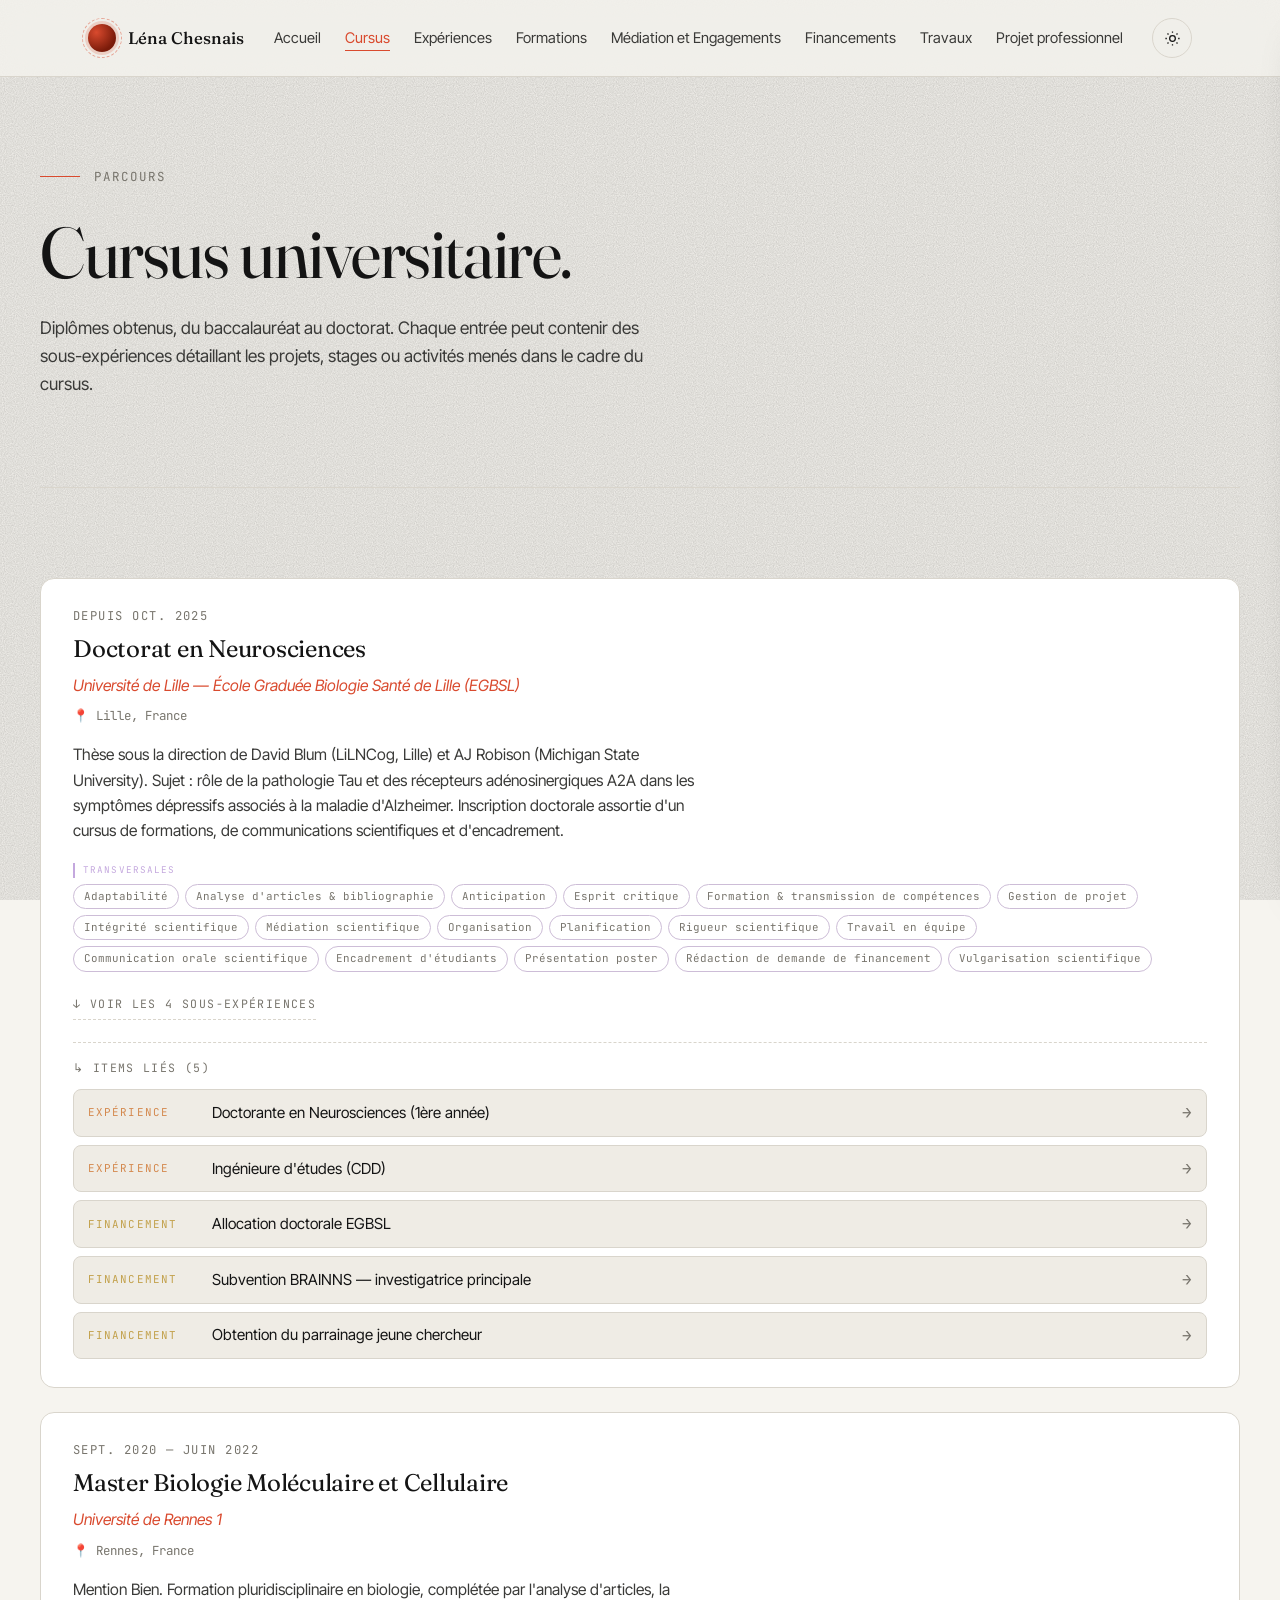
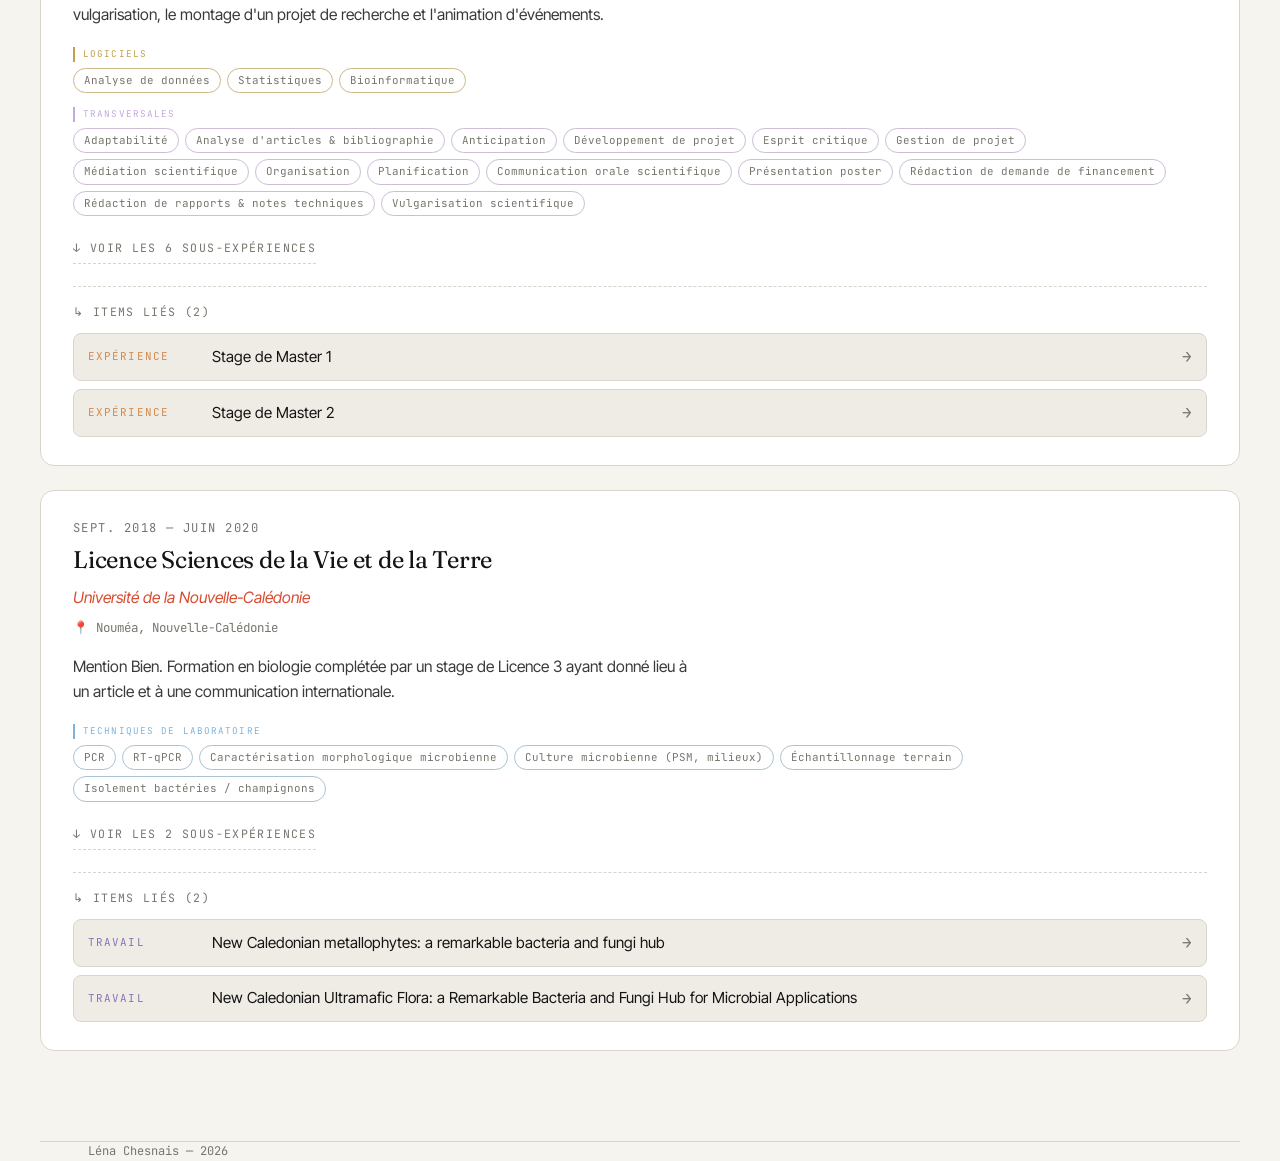
<file: cursus.html>
<!DOCTYPE html>
<html lang="fr" data-theme="light">
<head>
<meta charset="UTF-8" />
<meta name="viewport" content="width=device-width, initial-scale=1.0" />
<title>Cursus Universitaire · Portfolio</title>
<meta name="description" content="Cursus universitaire — diplômes obtenus." />

<link rel="preconnect" href="https://fonts.googleapis.com">
<link rel="preconnect" href="https://fonts.gstatic.com" crossorigin>
<link href="https://fonts.googleapis.com/css2?family=Fraunces:ital,opsz,wght@0,9..144,300;0,9..144,400;0,9..144,500;0,9..144,600;1,9..144,400;1,9..144,500&family=Inter+Tight:wght@300;400;500;600;700&family=JetBrains+Mono:wght@400;500&display=swap" rel="stylesheet">

<link rel="stylesheet" href="style.css">
</head>
<body>

<header id="siteHeader"></header>

<main id="top">
  <section class="page-head wrap">
    <div class="section-label">Parcours</div>
    <h1 class="page-title">Cursus universitaire.</h1>
    <p class="page-intro">Diplômes obtenus, du baccalauréat au doctorat. Chaque entrée peut contenir des sous-expériences détaillant les projets, stages ou activités menés dans le cadre du cursus.</p>
  </section>

  <section class="wrap">
    <div class="entries" id="cursusList"></div>
  </section>
</main>

<footer class="wrap">
  <div><span id="footName"></span> — <span id="footYear"></span></div>
</footer>

<div id="adminUI"></div>

<script>window.__PORTFOLIO_PAGE__ = { active: "cursus" };</script>
<script src="app.js"></script>
</body>
</html>
</file>
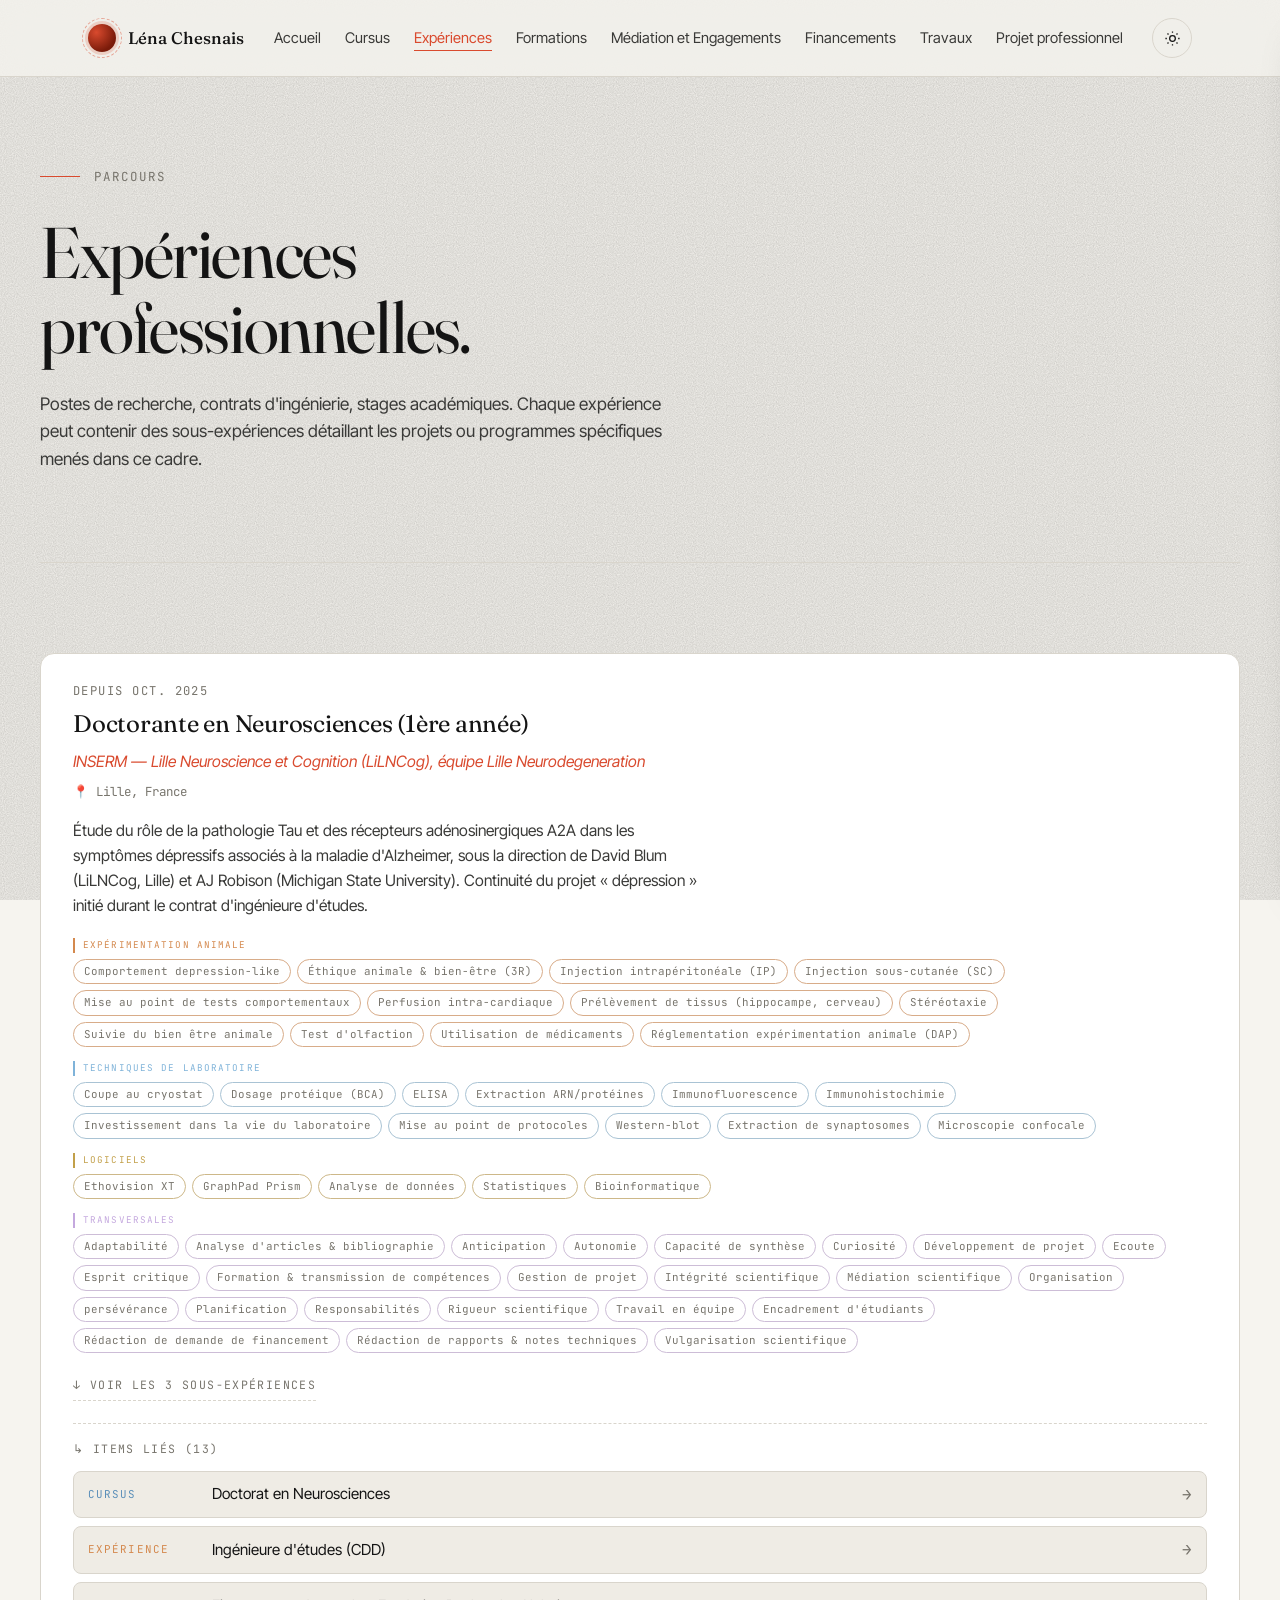
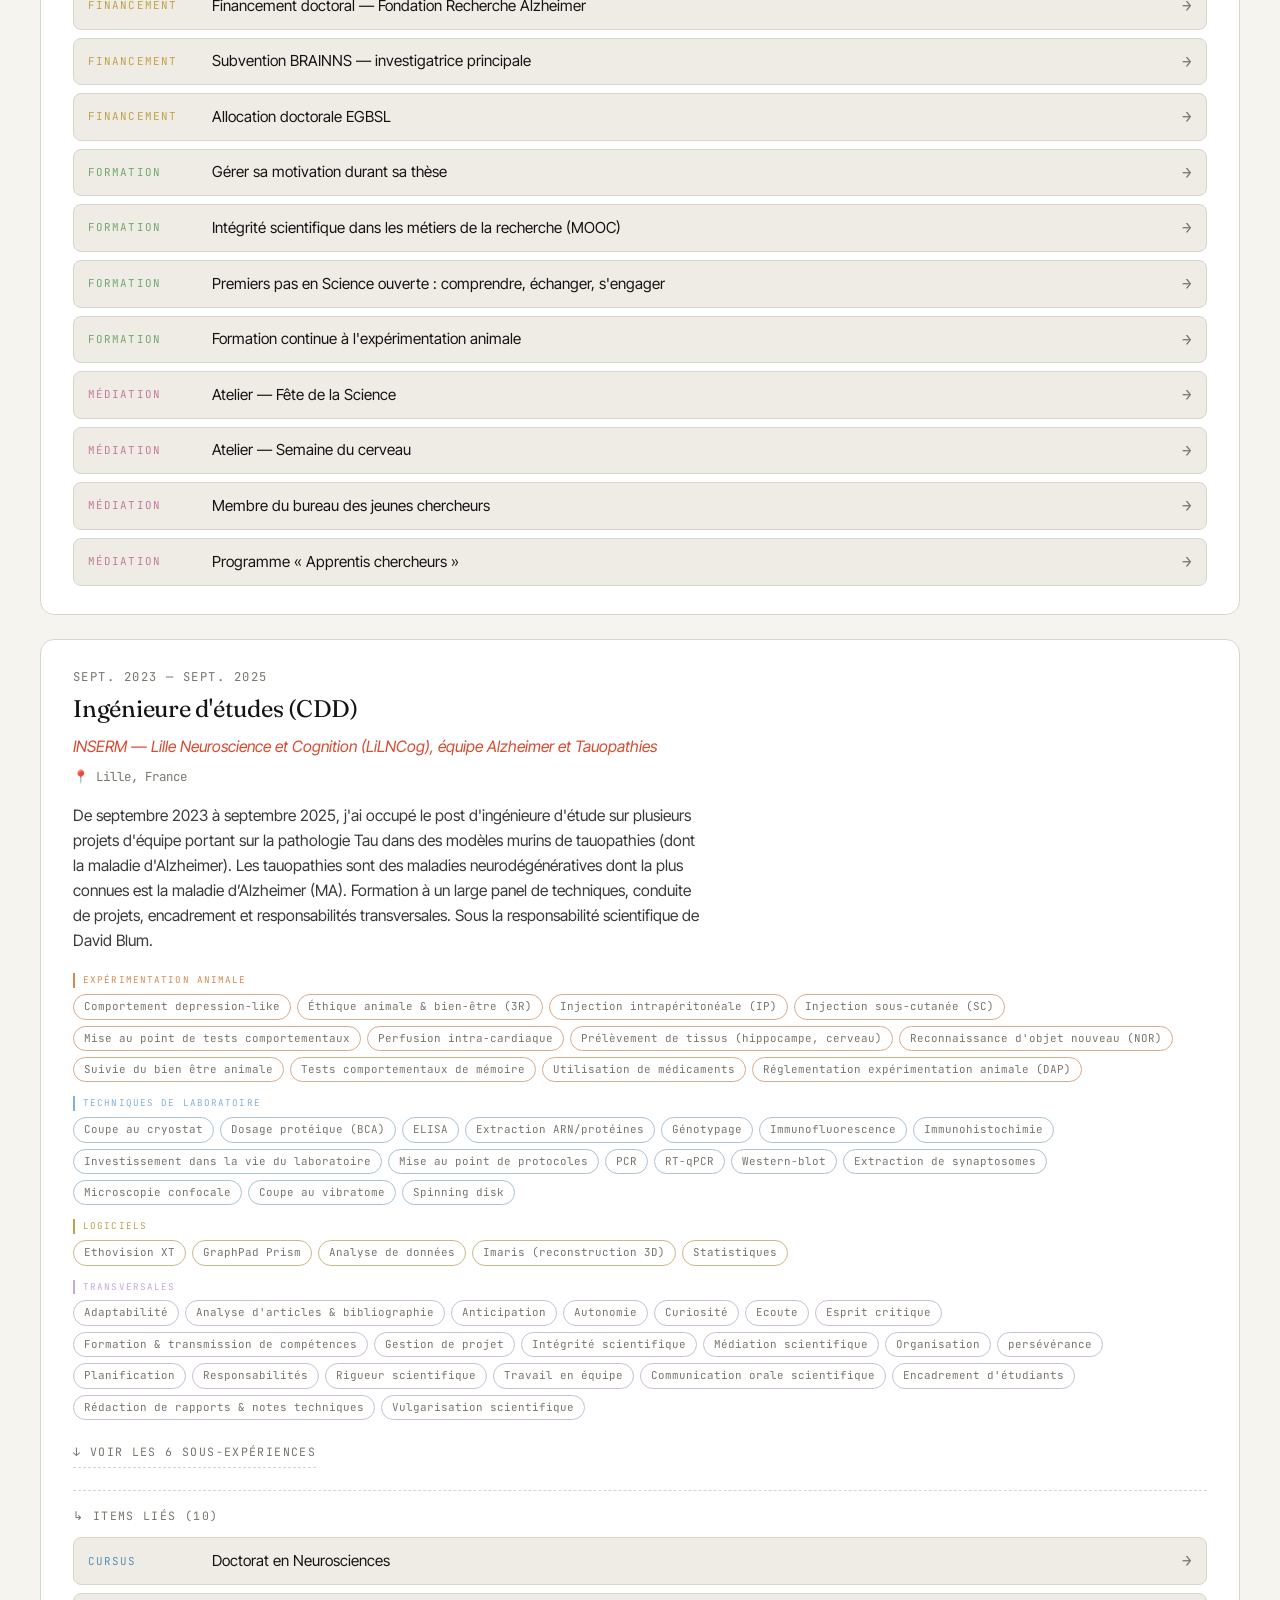
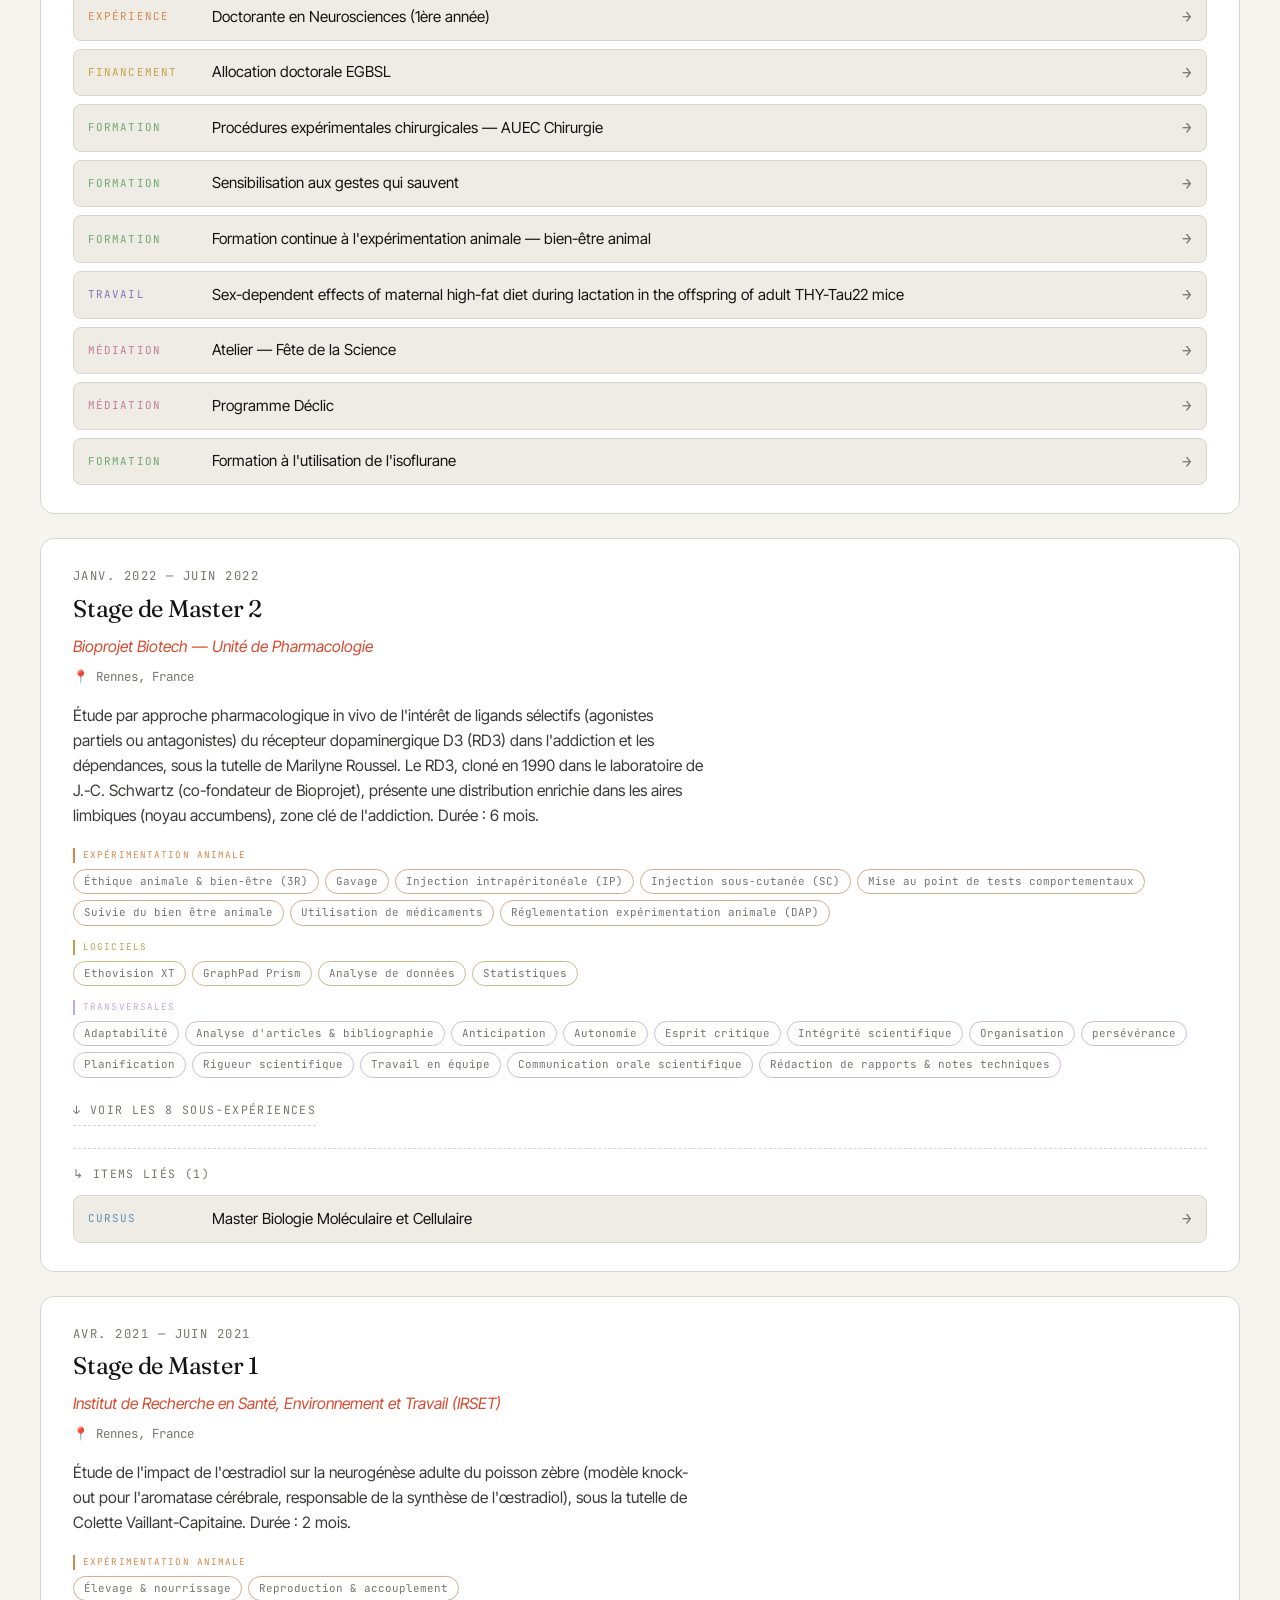
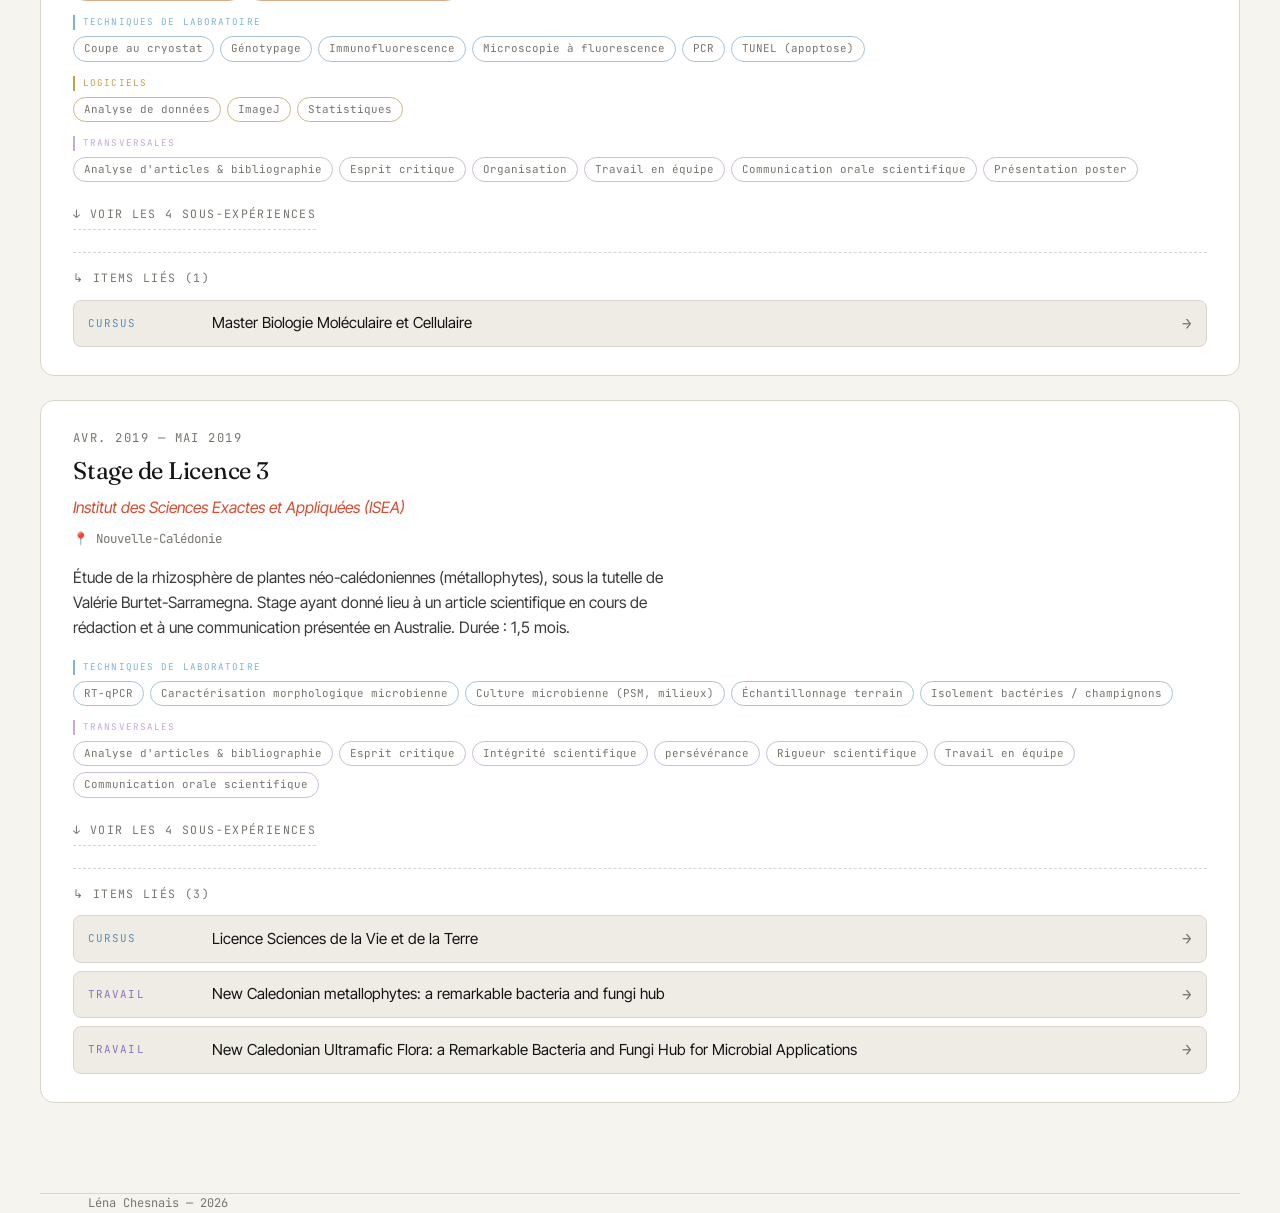
<file: experiences.html>
<!DOCTYPE html>
<html lang="fr" data-theme="light">
<head>
<meta charset="UTF-8" />
<meta name="viewport" content="width=device-width, initial-scale=1.0" />
<title>Expériences Professionnelles · Portfolio</title>
<meta name="description" content="Expériences professionnelles — postes de recherche, stages, contrats." />

<link rel="preconnect" href="https://fonts.googleapis.com">
<link rel="preconnect" href="https://fonts.gstatic.com" crossorigin>
<link href="https://fonts.googleapis.com/css2?family=Fraunces:ital,opsz,wght@0,9..144,300;0,9..144,400;0,9..144,500;0,9..144,600;1,9..144,400;1,9..144,500&family=Inter+Tight:wght@300;400;500;600;700&family=JetBrains+Mono:wght@400;500&display=swap" rel="stylesheet">

<link rel="stylesheet" href="style.css">
</head>
<body>

<header id="siteHeader"></header>

<main id="top">
  <section class="page-head wrap">
    <div class="section-label">Parcours</div>
    <h1 class="page-title">Expériences professionnelles.</h1>
    <p class="page-intro">Postes de recherche, contrats d'ingénierie, stages académiques. Chaque expérience peut contenir des sous-expériences détaillant les projets ou programmes spécifiques menés dans ce cadre.</p>
  </section>

  <section class="wrap">
    <div class="entries" id="experiencesList"></div>
  </section>
</main>

<footer class="wrap">
  <div><span id="footName"></span> — <span id="footYear"></span></div>
</footer>

<div id="adminUI"></div>

<script>window.__PORTFOLIO_PAGE__ = { active: "experiences" };</script>
<script src="app.js"></script>
</body>
</html>
</file>
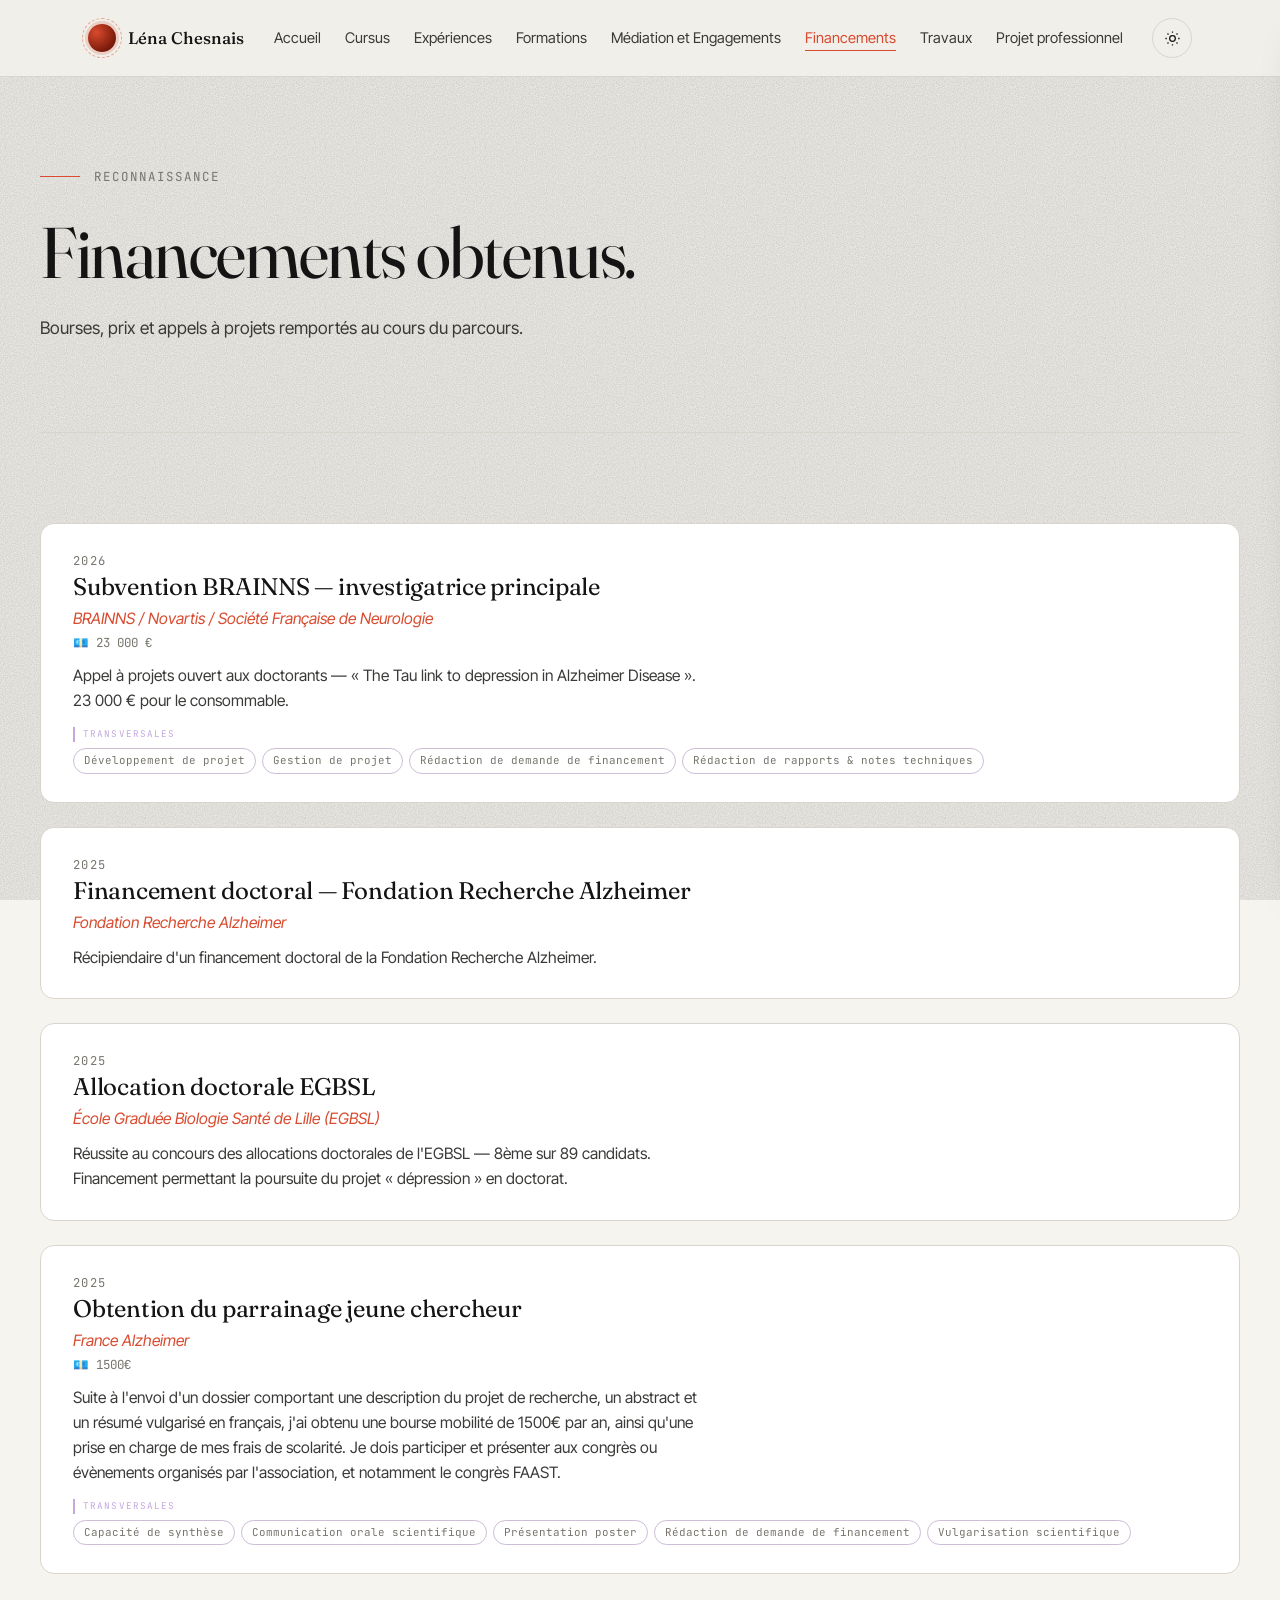
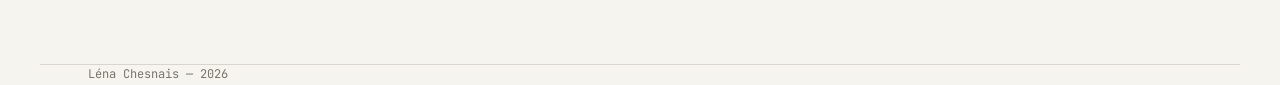
<file: financements.html>
<!DOCTYPE html>
<html lang="fr" data-theme="light">
<head>
<meta charset="UTF-8" />
<meta name="viewport" content="width=device-width, initial-scale=1.0" />
<title>Financements · Portfolio</title>
<meta name="description" content="Bourses, prix et appels à projets obtenus." />

<link rel="preconnect" href="https://fonts.googleapis.com">
<link rel="preconnect" href="https://fonts.gstatic.com" crossorigin>
<link href="https://fonts.googleapis.com/css2?family=Fraunces:ital,opsz,wght@0,9..144,300;0,9..144,400;0,9..144,500;0,9..144,600;1,9..144,400;1,9..144,500&family=Inter+Tight:wght@300;400;500;600;700&family=JetBrains+Mono:wght@400;500&display=swap" rel="stylesheet">

<link rel="stylesheet" href="style.css">
</head>
<body>

<header id="siteHeader"></header>

<main id="top">
  <section class="page-head wrap">
    <div class="section-label">Reconnaissance</div>
    <h1 class="page-title">Financements obtenus.</h1>
    <p class="page-intro">Bourses, prix et appels à projets remportés au cours du parcours.</p>
  </section>

  <section class="wrap">
    <div class="entries" id="financementsList"></div>
  </section>
</main>

<footer class="wrap">
  <div><span id="footName"></span> — <span id="footYear"></span></div>
</footer>

<div id="adminUI"></div>

<script>window.__PORTFOLIO_PAGE__ = { active: "financements" };</script>
<script src="app.js"></script>
</body>
</html>
</file>
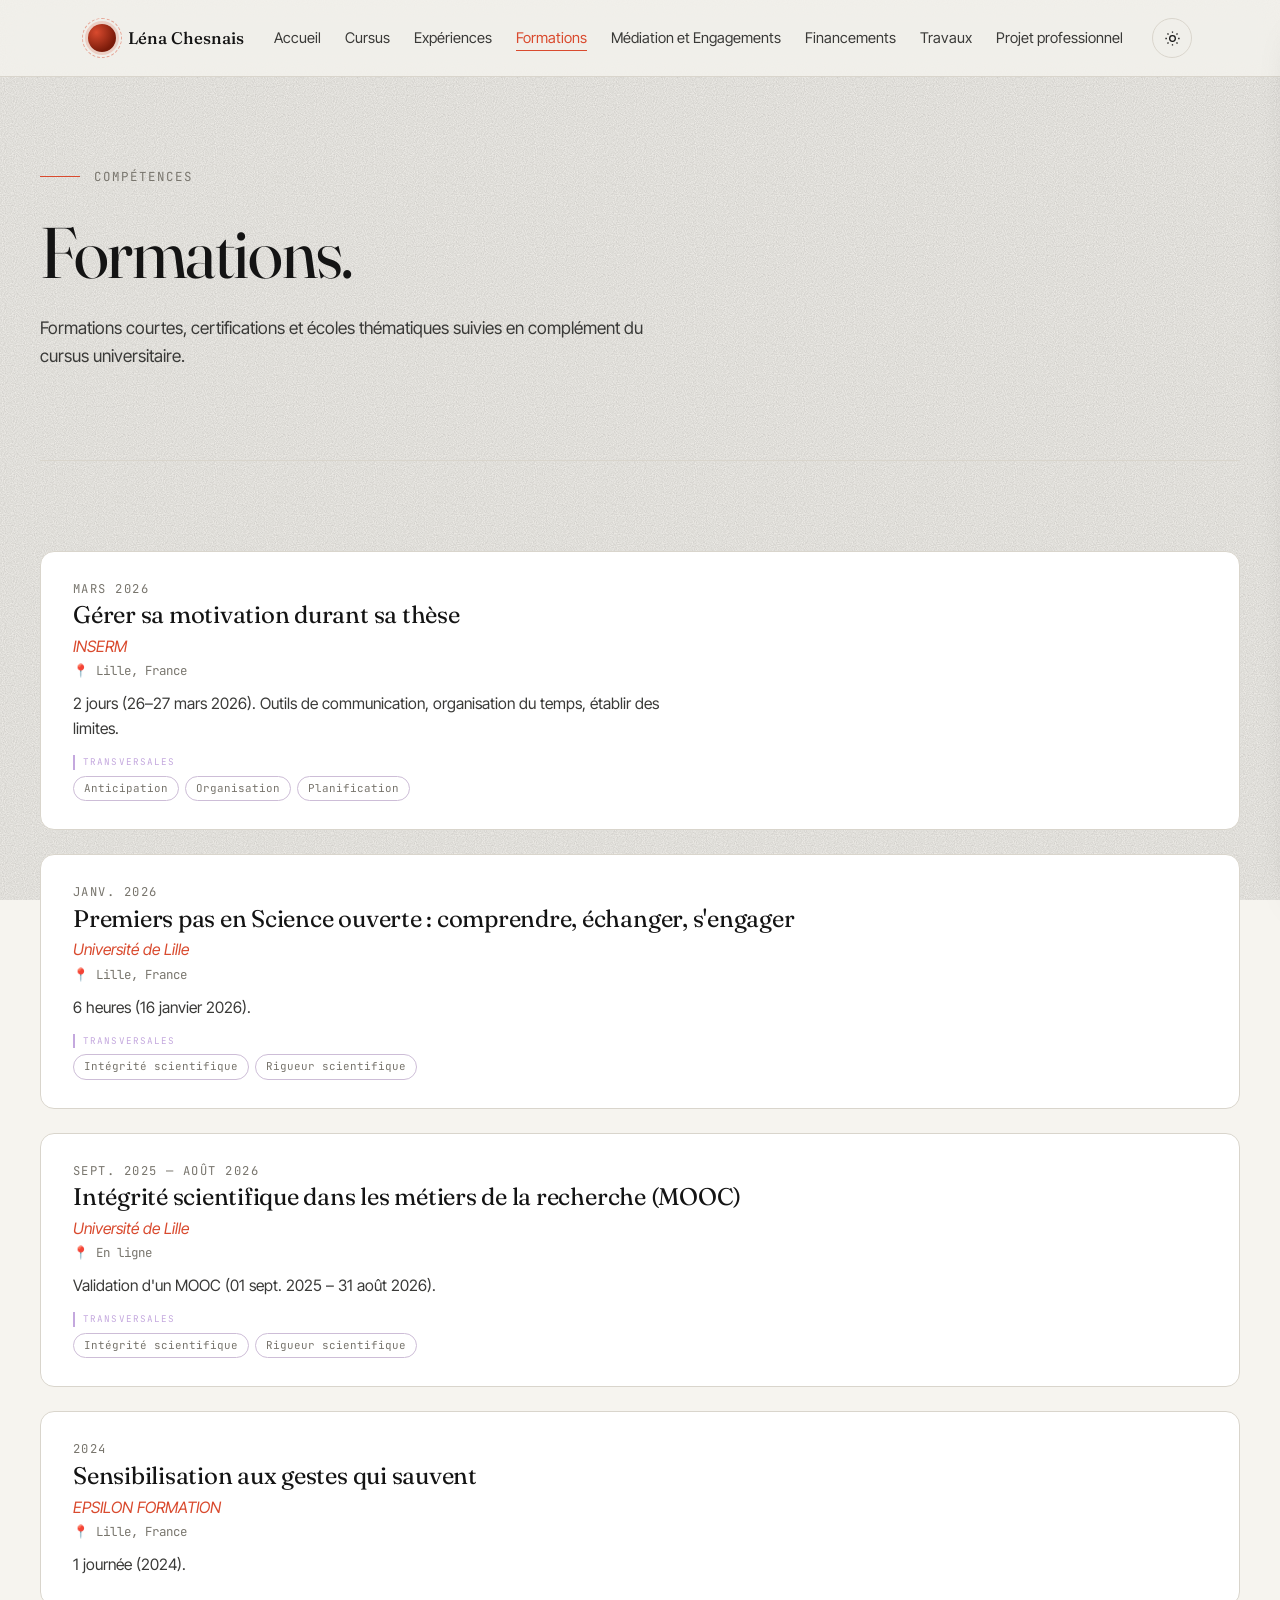
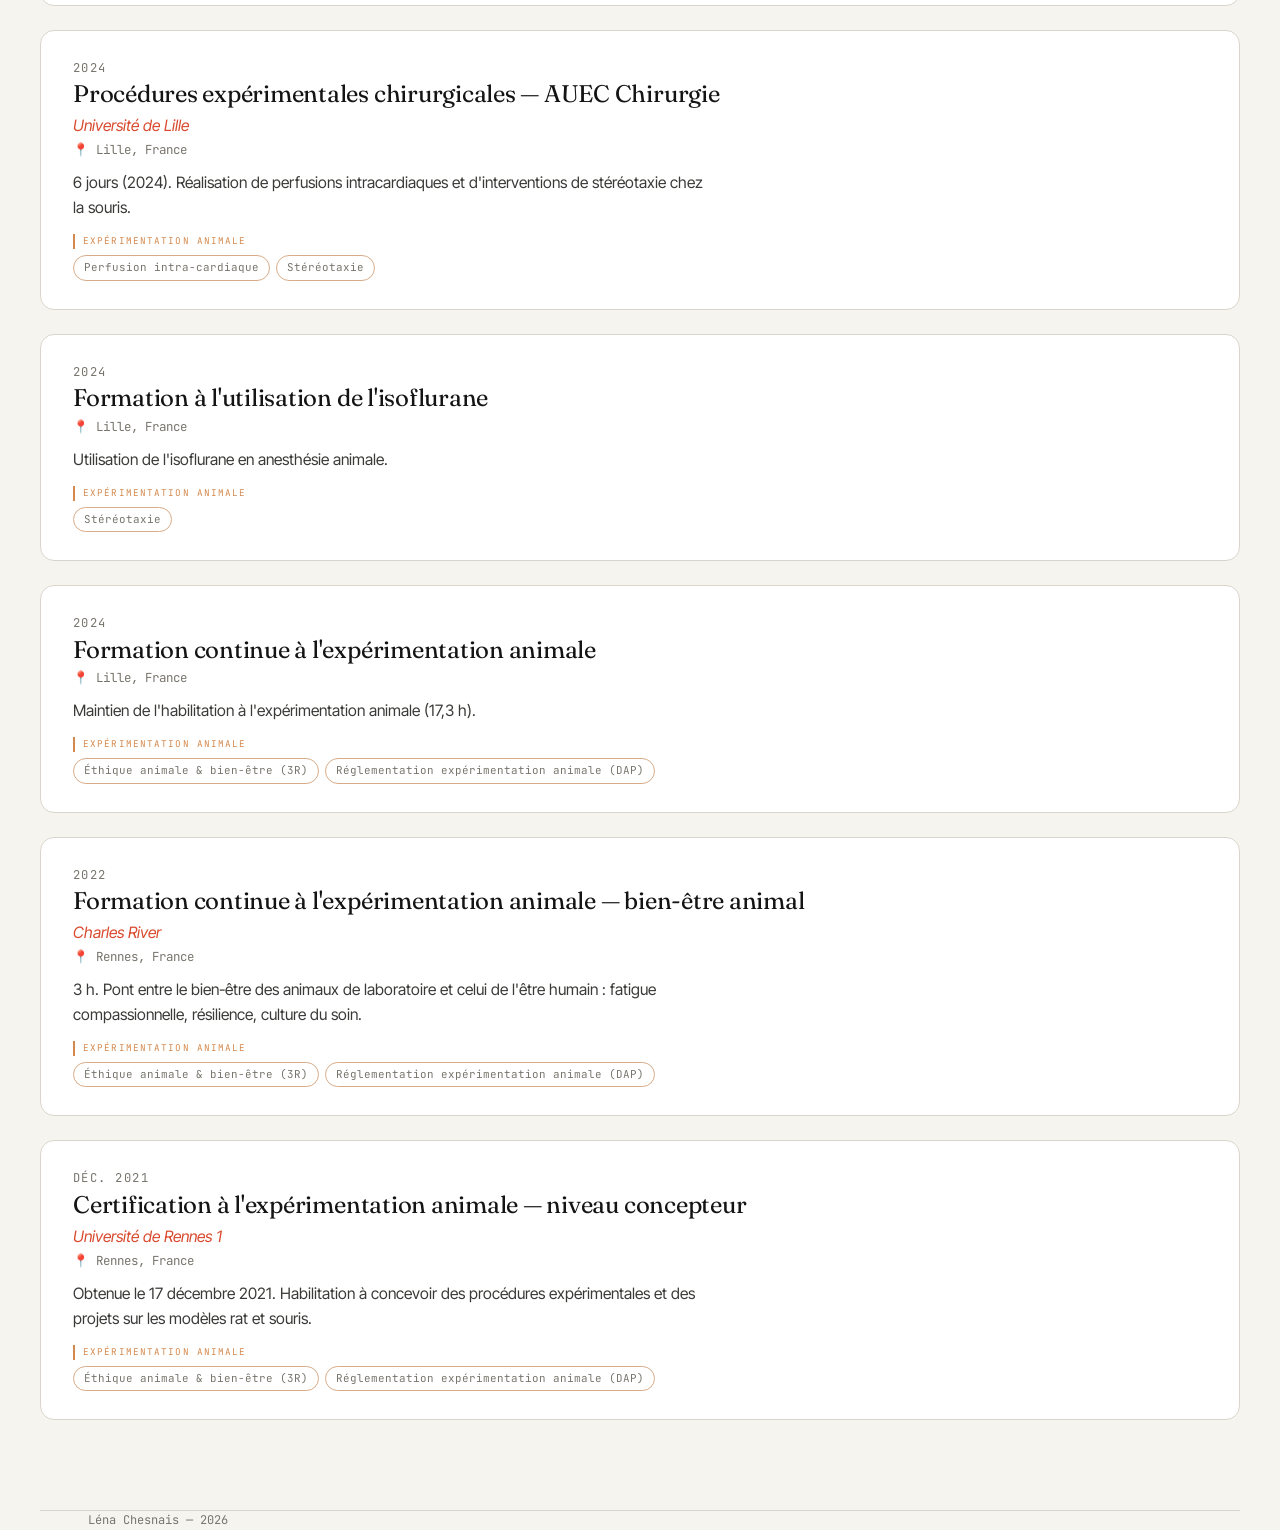
<file: formations.html>
<!DOCTYPE html>
<html lang="fr" data-theme="light">
<head>
<meta charset="UTF-8" />
<meta name="viewport" content="width=device-width, initial-scale=1.0" />
<title>Formations · Portfolio</title>
<meta name="description" content="Formations courtes, certifications, écoles thématiques." />

<link rel="preconnect" href="https://fonts.googleapis.com">
<link rel="preconnect" href="https://fonts.gstatic.com" crossorigin>
<link href="https://fonts.googleapis.com/css2?family=Fraunces:ital,opsz,wght@0,9..144,300;0,9..144,400;0,9..144,500;0,9..144,600;1,9..144,400;1,9..144,500&family=Inter+Tight:wght@300;400;500;600;700&family=JetBrains+Mono:wght@400;500&display=swap" rel="stylesheet">

<link rel="stylesheet" href="style.css">
</head>
<body>

<header id="siteHeader"></header>

<main id="top">
  <section class="page-head wrap">
    <div class="section-label">Compétences</div>
    <h1 class="page-title">Formations.</h1>
    <p class="page-intro">Formations courtes, certifications et écoles thématiques suivies en complément du cursus universitaire.</p>
  </section>

  <section class="wrap">
    <div class="entries" id="formationsList"></div>
  </section>
</main>

<footer class="wrap">
  <div><span id="footName"></span> — <span id="footYear"></span></div>
</footer>

<div id="adminUI"></div>

<script>window.__PORTFOLIO_PAGE__ = { active: "formations" };</script>
<script src="app.js"></script>
</body>
</html>
</file>
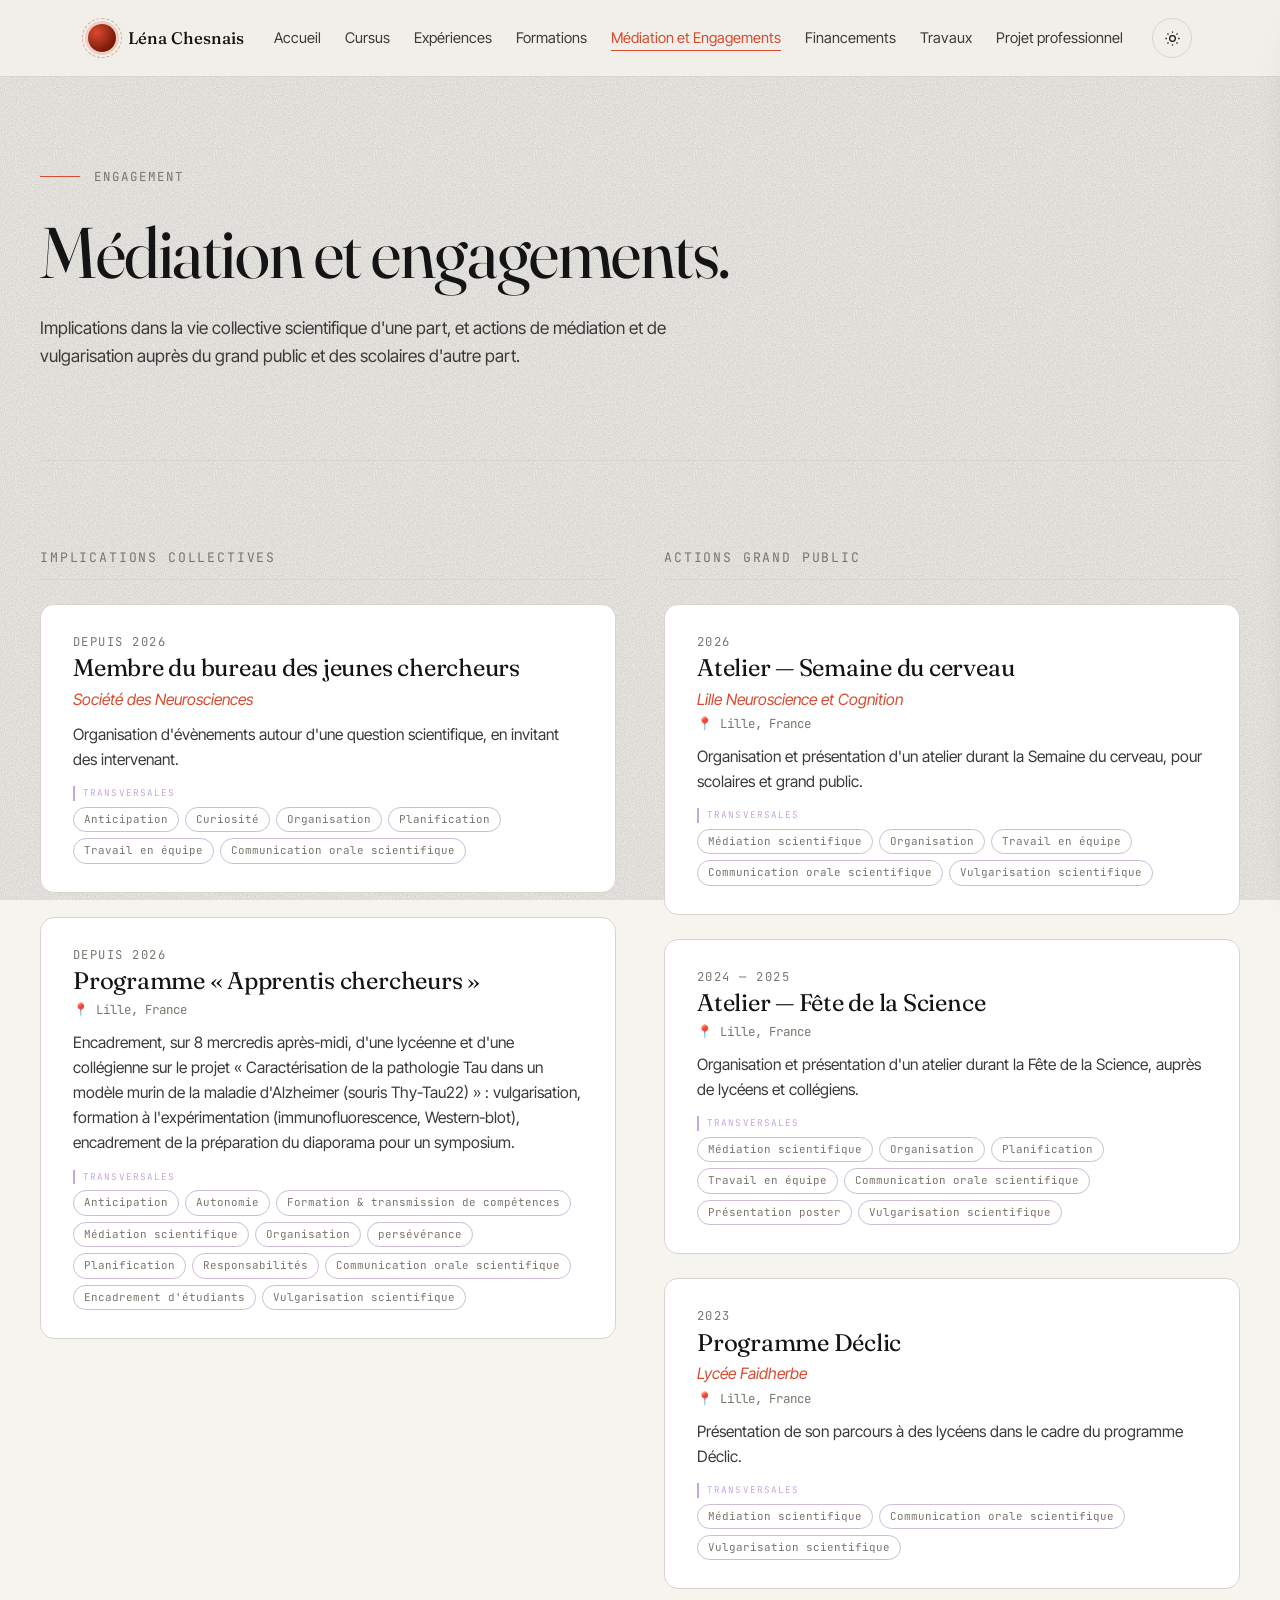
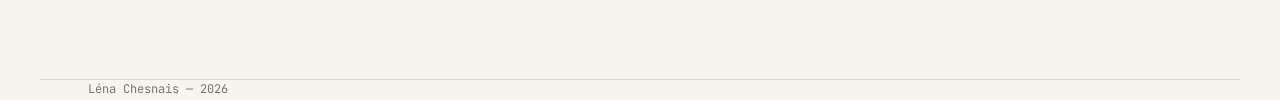
<file: mediation.html>
<!DOCTYPE html>
<html lang="fr" data-theme="light">
<head>
<meta charset="UTF-8" />
<meta name="viewport" content="width=device-width, initial-scale=1.0" />
<title>Médiation et Engagements · Portfolio</title>
<meta name="description" content="Implications collectives scientifiques et actions de médiation grand public." />

<link rel="preconnect" href="https://fonts.googleapis.com">
<link rel="preconnect" href="https://fonts.gstatic.com" crossorigin>
<link href="https://fonts.googleapis.com/css2?family=Fraunces:ital,opsz,wght@0,9..144,300;0,9..144,400;0,9..144,500;0,9..144,600;1,9..144,400;1,9..144,500&family=Inter+Tight:wght@300;400;500;600;700&family=JetBrains+Mono:wght@400;500&display=swap" rel="stylesheet">

<link rel="stylesheet" href="style.css">
</head>
<body>

<header id="siteHeader"></header>

<main id="top">
  <section class="page-head wrap">
    <div class="section-label">Engagement</div>
    <h1 class="page-title">Médiation et engagements.</h1>
    <p class="page-intro">Implications dans la vie collective scientifique d'une part, et actions de médiation et de vulgarisation auprès du grand public et des scolaires d'autre part.</p>
  </section>

  <section class="wrap mediation-grid">
    <div class="mediation-col">
      <h2 class="col-title">Implications collectives</h2>
      <div class="entries" id="mediationCollective"></div>
    </div>
    <div class="mediation-col">
      <h2 class="col-title">Actions grand public</h2>
      <div class="entries" id="mediationGrandPublic"></div>
    </div>
  </section>
</main>

<footer class="wrap">
  <div><span id="footName"></span> — <span id="footYear"></span></div>
</footer>

<div id="adminUI"></div>

<script>window.__PORTFOLIO_PAGE__ = { active: "mediation" };</script>
<script src="app.js"></script>
</body>
</html>
</file>
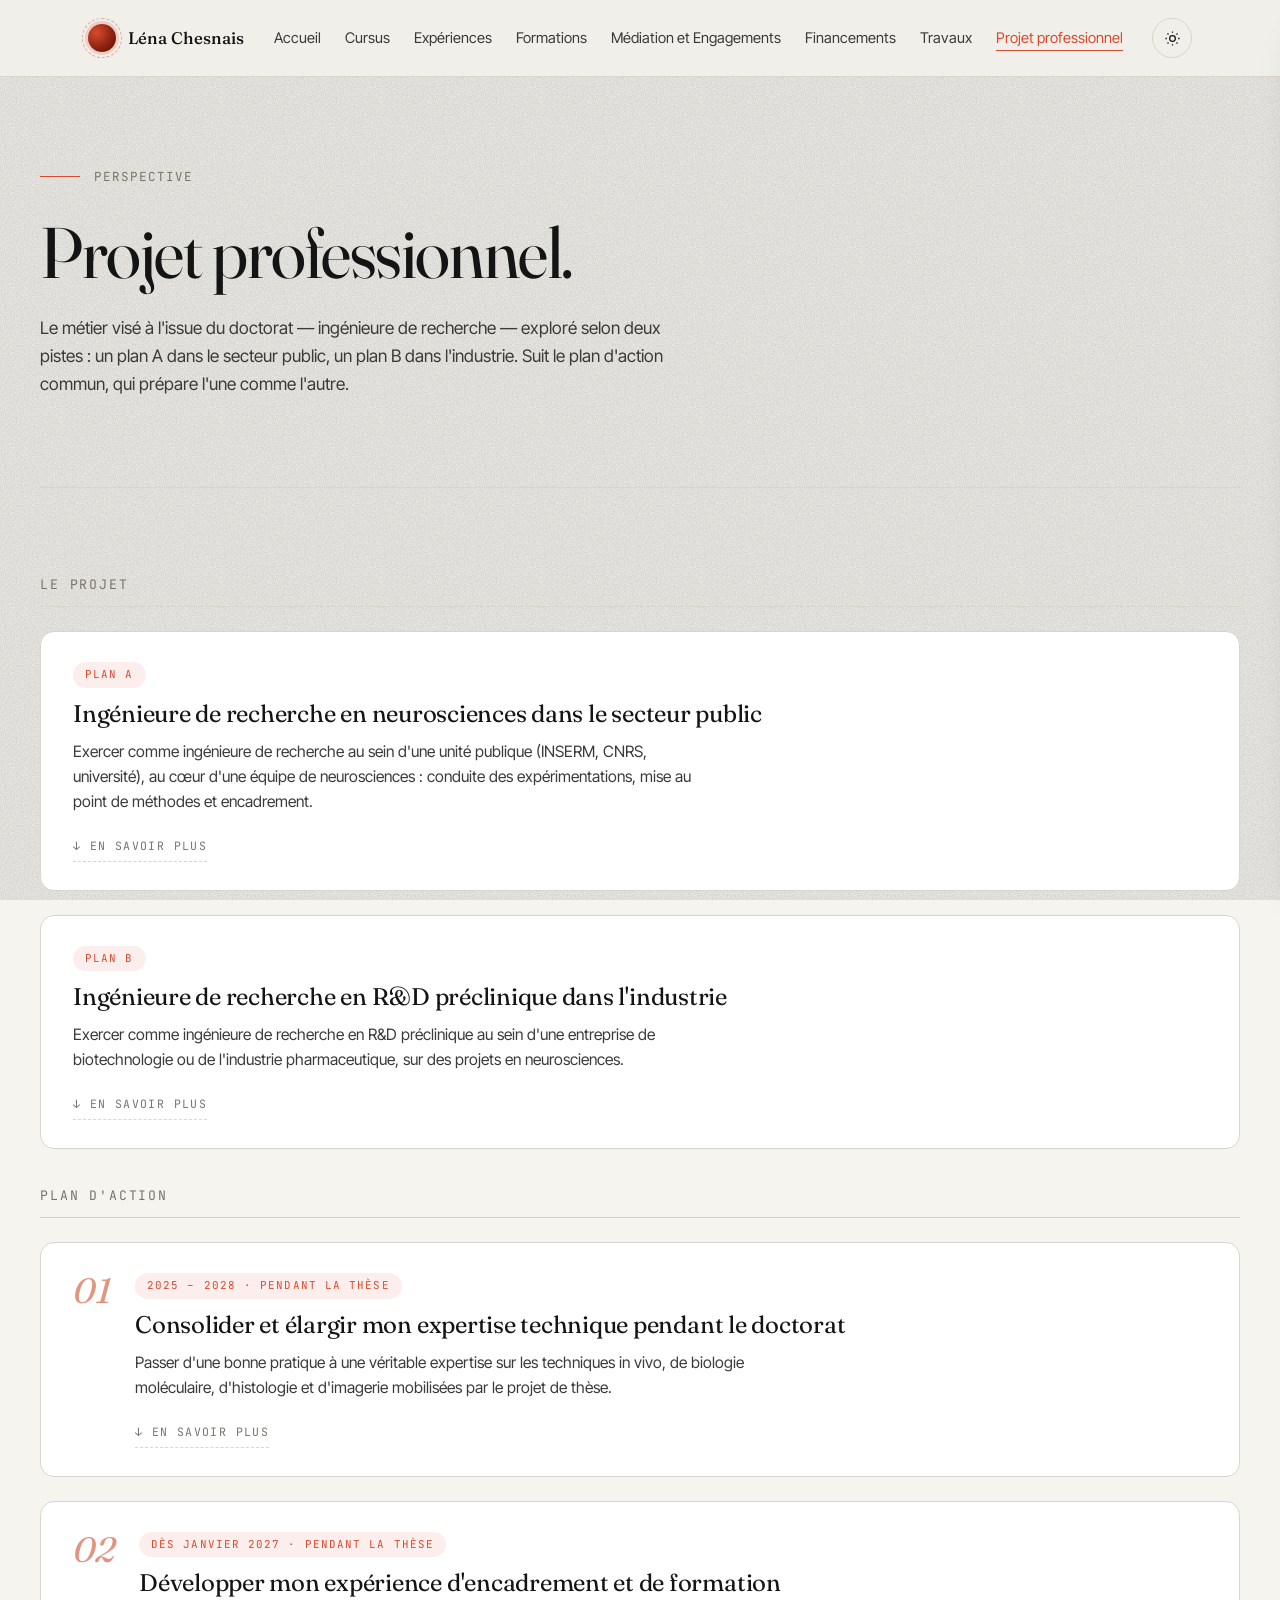
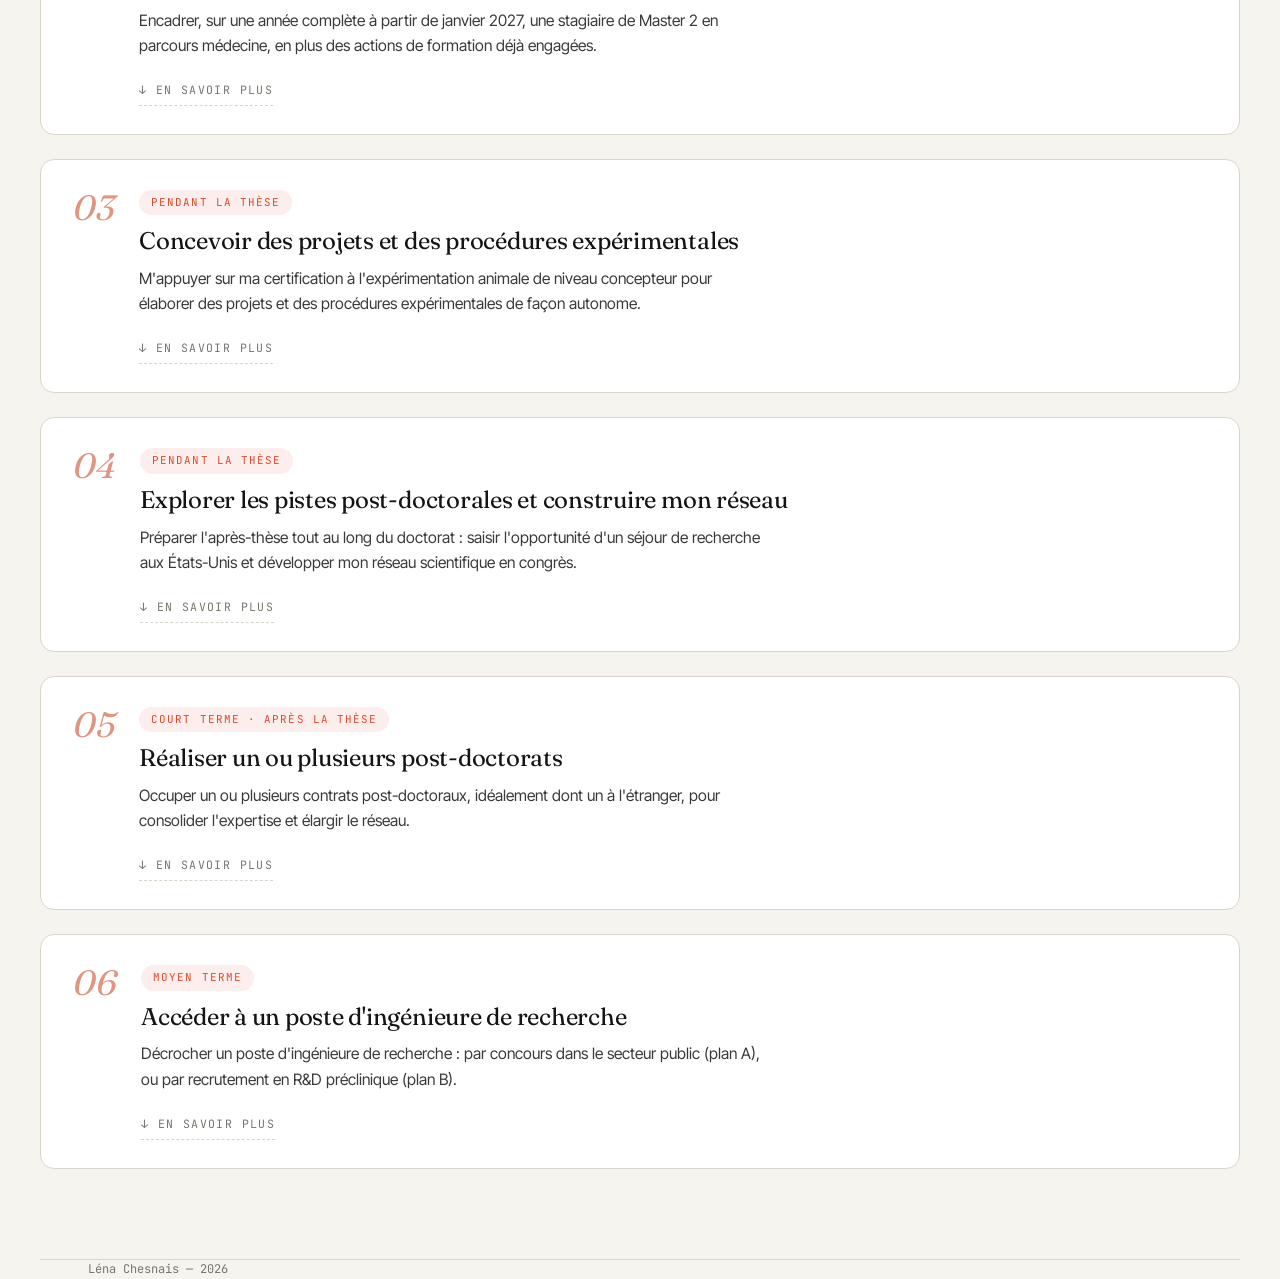
<file: projet.html>
<!DOCTYPE html>
<html lang="fr" data-theme="light">
<head>
<meta charset="UTF-8" />
<meta name="viewport" content="width=device-width, initial-scale=1.0" />
<title>Projet professionnel · Portfolio</title>
<meta name="description" content="Projet professionnel visé et plan d'action pour la suite du parcours." />

<link rel="preconnect" href="https://fonts.googleapis.com">
<link rel="preconnect" href="https://fonts.gstatic.com" crossorigin>
<link href="https://fonts.googleapis.com/css2?family=Fraunces:ital,opsz,wght@0,9..144,300;0,9..144,400;0,9..144,500;0,9..144,600;1,9..144,400;1,9..144,500&family=Inter+Tight:wght@300;400;500;600;700&family=JetBrains+Mono:wght@400;500&display=swap" rel="stylesheet">

<link rel="stylesheet" href="style.css">
</head>
<body>

<header id="siteHeader"></header>

<main id="top">
  <section class="page-head wrap">
    <div class="section-label">Perspective</div>
    <h1 class="page-title">Projet professionnel.</h1>
    <p class="page-intro">Le métier visé à l'issue du doctorat — ingénieure de recherche — exploré selon deux pistes : un plan A dans le secteur public, un plan B dans l'industrie. Suit le plan d'action commun, qui prépare l'une comme l'autre.</p>
  </section>

  <section class="wrap projet-page">
    <div class="projet-section">
      <h2 class="col-title">Le projet</h2>
      <div class="entries" id="projetProList"></div>
    </div>
    <div class="projet-section">
      <h2 class="col-title">Plan d'action</h2>
      <div class="entries" id="projetPlanList"></div>
    </div>
  </section>
</main>

<footer class="wrap">
  <div><span id="footName"></span> — <span id="footYear"></span></div>
</footer>

<div id="adminUI"></div>

<script>window.__PORTFOLIO_PAGE__ = { active: "projet" };</script>
<script src="app.js"></script>
</body>
</html>
</file>
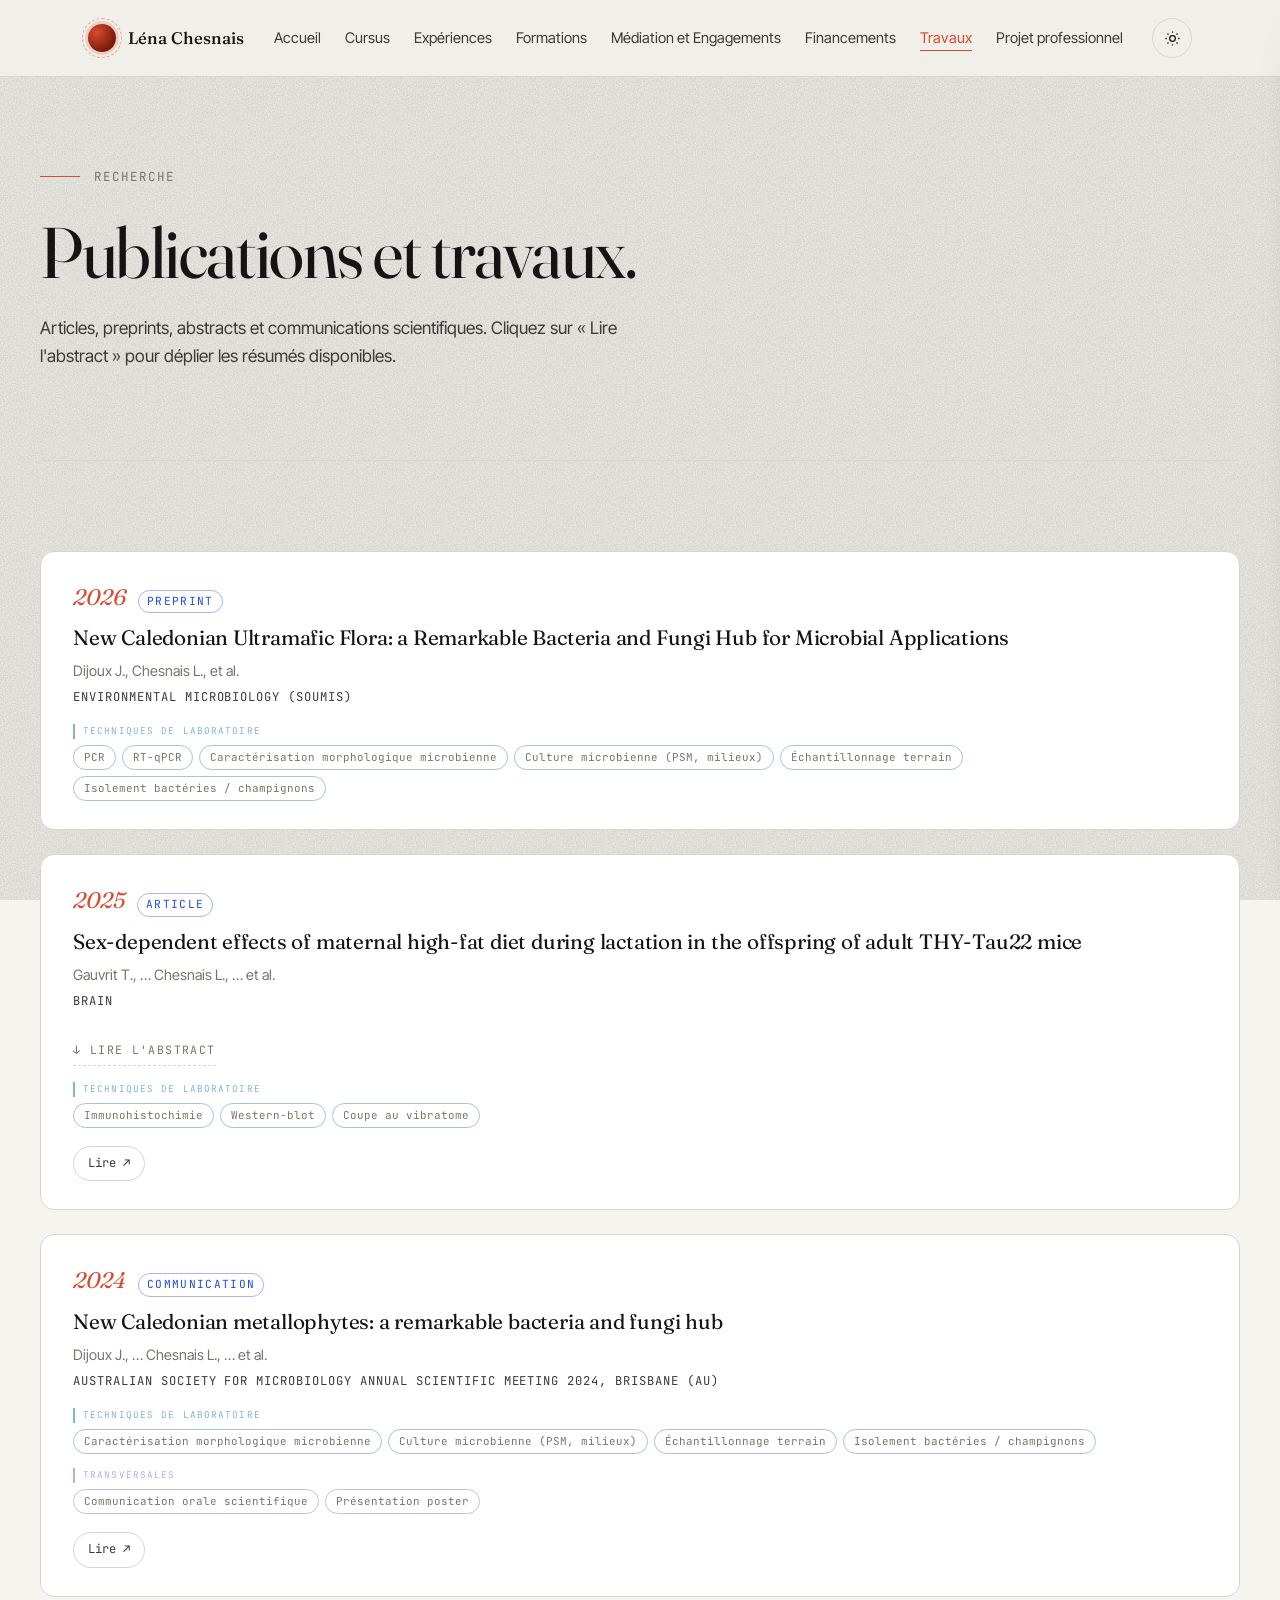
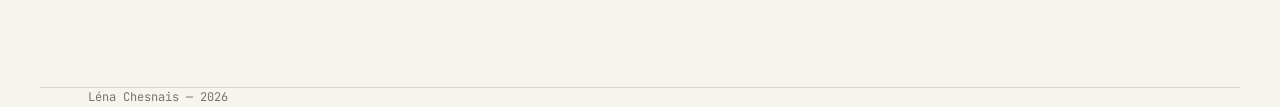
<file: travaux.html>
<!DOCTYPE html>
<html lang="fr" data-theme="light">
<head>
<meta charset="UTF-8" />
<meta name="viewport" content="width=device-width, initial-scale=1.0" />
<title>Publications &amp; Travaux · Portfolio</title>
<meta name="description" content="Publications, abstracts, communications et autres travaux scientifiques." />

<link rel="preconnect" href="https://fonts.googleapis.com">
<link rel="preconnect" href="https://fonts.gstatic.com" crossorigin>
<link href="https://fonts.googleapis.com/css2?family=Fraunces:ital,opsz,wght@0,9..144,300;0,9..144,400;0,9..144,500;0,9..144,600;1,9..144,400;1,9..144,500&family=Inter+Tight:wght@300;400;500;600;700&family=JetBrains+Mono:wght@400;500&display=swap" rel="stylesheet">

<link rel="stylesheet" href="style.css">
</head>
<body>

<header id="siteHeader"></header>

<main id="top">
  <section class="page-head wrap">
    <div class="section-label">Recherche</div>
    <h1 class="page-title">Publications et travaux.</h1>
    <p class="page-intro">Articles, preprints, abstracts et communications scientifiques. Cliquez sur « Lire l'abstract » pour déplier les résumés disponibles.</p>
  </section>

  <section class="wrap">
    <div class="entries" id="travauxList"></div>
  </section>
</main>

<footer class="wrap">
  <div><span id="footName"></span> — <span id="footYear"></span></div>
</footer>

<div id="adminUI"></div>

<script>window.__PORTFOLIO_PAGE__ = { active: "travaux" };</script>
<script src="app.js"></script>
</body>
</html>
</file>
<file: style.css>
/* ============================================================
   THÈME — VARIABLES CSS
   ============================================================ */
:root {
  --bg:        #f6f4ef;
  --bg-elev:   #ffffff;
  --surface:   #efece5;
  --ink:       #141414;
  --ink-soft:  #3a3a38;
  --muted:     #78756d;
  --line:      #d9d5cc;
  --accent:    #d94a2e;
  --accent-2:  #1b4cf0;
  --highlight: #fff2a8;
  --shadow:    0 20px 40px -24px rgba(20,20,20,.22);

  --radius:    14px;
  --radius-sm: 8px;
  --maxw:      1200px;
  --ease:      cubic-bezier(.22,.61,.36,1);
  --t-fast:    .2s;
  --t:         .45s;
}
html[data-theme="dark"] {
  --bg:        #0e0f10;
  --bg-elev:   #17191b;
  --surface:   #1c1e20;
  --ink:       #f2efe8;
  --ink-soft:  #cfccc4;
  --muted:     #8d8a82;
  --line:      #2a2d30;
  --accent:    #ff6a4d;
  --accent-2:  #7aa2ff;
  --highlight: #3a3616;
  --shadow:    0 20px 40px -24px rgba(0,0,0,.7);
}

* { box-sizing: border-box; margin: 0; padding: 0; }
html { scroll-behavior: smooth; }
body {
  background: var(--bg);
  color: var(--ink);
  font-family: "Inter Tight", ui-sans-serif, system-ui, sans-serif;
  font-size: 16px;
  line-height: 1.6;
  -webkit-font-smoothing: antialiased;
  transition: background var(--t) var(--ease), color var(--t) var(--ease);
  overflow-x: hidden;
}
body::before {
  content: "";
  position: fixed; inset: 0; pointer-events: none; opacity: .35;
  mix-blend-mode: multiply;
  background-image: url("data:image/svg+xml;utf8,<svg xmlns='http://www.w3.org/2000/svg' width='160' height='160'><filter id='n'><feTurbulence type='fractalNoise' baseFrequency='0.9' numOctaves='2' stitchTiles='stitch'/><feColorMatrix values='0 0 0 0 0 0 0 0 0 0 0 0 0 0 0 0 0 0 .5 0'/></filter><rect width='100%25' height='100%25' filter='url(%23n)'/></svg>");
  z-index: 1;
}
html[data-theme="dark"] body::before { mix-blend-mode: screen; opacity: .12; }

a { color: inherit; text-decoration: none; }
::selection { background: var(--accent); color: white; }

h1, h2, h3, h4 {
  font-family: "Fraunces", Georgia, serif;
  font-weight: 400;
  letter-spacing: -0.02em;
  color: var(--ink);
  line-height: 1.08;
}
h1 { font-size: clamp(2.6rem, 6.2vw, 5.4rem); font-variation-settings: "opsz" 144; }
h2 { font-size: clamp(1.9rem, 3.5vw, 2.8rem); }
h3 { font-size: 1.2rem; letter-spacing: -0.01em; }
.mono { font-family: "JetBrains Mono", ui-monospace, monospace; font-size: .82rem; }

.wrap { max-width: var(--maxw); margin: 0 auto; padding: 0 clamp(20px, 4vw, 48px); position: relative; z-index: 2; }
section { padding: clamp(52px, 8vh, 92px) 0; position: relative; }
#top > section:not(.hero) { padding: clamp(64px, 10vh, 124px) 0; }
#top > section + section { border-top: 1px solid var(--line); }

/* ============================================================
   HEADER
   ============================================================ */
header.site {
  position: sticky; top: 0; z-index: 100;
  backdrop-filter: blur(14px); -webkit-backdrop-filter: blur(14px);
  background: color-mix(in oklab, var(--bg) 75%, transparent);
  border-bottom: 1px solid var(--line);
}
nav { display: flex; align-items: center; justify-content: space-between; padding: 18px 0; gap: 20px; }
.brand { display: flex; align-items: center; gap: 12px; font-family: "Fraunces", serif; font-size: 1.05rem; font-weight: 500; }
.brand-mark {
  width: 28px; height: 28px; border-radius: 50%;
  background: radial-gradient(circle at 30% 30%, var(--accent), #7a1b0a 70%);
  box-shadow: 0 0 0 3px color-mix(in oklab, var(--accent) 20%, transparent);
  position: relative; cursor: pointer;
}
.brand-mark::after {
  content: ""; position: absolute; inset: -6px; border-radius: 50%;
  border: 1px dashed color-mix(in oklab, var(--accent) 45%, transparent);
  animation: spin 18s linear infinite;
}
@keyframes spin { to { transform: rotate(360deg); } }

nav ul { display: flex; gap: 24px; list-style: none; flex-wrap: wrap; }
nav ul a { font-size: .92rem; color: var(--ink-soft); position: relative; transition: color var(--t-fast) var(--ease); }
nav ul a:hover { color: var(--accent); }
nav ul a::after {
  content: ""; position: absolute; left: 0; right: 0; bottom: -4px;
  height: 1px; background: var(--accent);
  transform: scaleX(0); transform-origin: right; transition: transform var(--t) var(--ease);
}
nav ul a:hover::after,
nav ul a.active::after { transform: scaleX(1); transform-origin: left; }
nav ul a.active { color: var(--accent); }

.nav-actions { display: flex; gap: 8px; align-items: center; }
.icon-btn {
  background: transparent; border: 1px solid var(--line); color: var(--ink);
  width: 40px; height: 40px; border-radius: 50%; cursor: pointer;
  display: grid; place-items: center;
  transition: all var(--t-fast) var(--ease);
}
.icon-btn:hover { border-color: var(--accent); color: var(--accent); }
.icon-btn svg { width: 17px; height: 17px; }
.theme-toggle:hover { transform: rotate(20deg); }
.theme-toggle .moon { display: none; }
html[data-theme="dark"] .theme-toggle .sun { display: none; }
html[data-theme="dark"] .theme-toggle .moon { display: block; }

@media (max-width: 760px) { nav ul { display: none; } }

/* ============================================================
   HERO
   ============================================================ */
.hero { padding-top: clamp(50px, 10vh, 120px); padding-bottom: clamp(70px, 12vh, 140px); position: relative; overflow: hidden; }
.hero-label {
  display: inline-flex; align-items: center; gap: 10px;
  padding: 6px 14px; border: 1px solid var(--line); border-radius: 999px;
  font-size: .78rem; color: var(--muted); margin-bottom: 28px; background: var(--bg-elev);
}
.hero-label .dot {
  width: 7px; height: 7px; border-radius: 50%; background: var(--accent);
  animation: pulse 2.2s var(--ease) infinite;
}
@keyframes pulse {
  0%   { box-shadow: 0 0 0 0    color-mix(in oklab, var(--accent) 60%, transparent); }
  70%  { box-shadow: 0 0 0 10px color-mix(in oklab, var(--accent) 0%,  transparent); }
  100% { box-shadow: 0 0 0 0    color-mix(in oklab, var(--accent) 0%,  transparent); }
}
.hero h1 { max-width: 14ch; }
.hero h1 em {
  font-style: italic;
  font-variation-settings: "opsz" 144, "SOFT" 100;
  color: var(--accent);
}
.hero-meta { margin-top: 48px; display: flex; flex-wrap: wrap; gap: 12px 28px; font-size: .88rem; color: var(--muted); }
.hero-meta span { display: inline-flex; align-items: center; gap: 8px; }

.hero-viz { position: absolute; right: -5%; top: 15%; width: 520px; max-width: 48vw; opacity: .55; pointer-events: none; z-index: 0; }
.hero-viz circle { animation: blink 3.5s var(--ease) infinite; transform-origin: center; }
.hero-viz circle:nth-child(2n) { animation-delay: .8s; }
.hero-viz circle:nth-child(3n) { animation-delay: 1.6s; }
@keyframes blink { 0%,100% { opacity: .3; } 50% { opacity: 1; } }
@media (max-width: 900px) { .hero-viz { display: none; } }

/* ============================================================
   LABELS ET TITRES DE SECTION
   ============================================================ */
.section-label {
  display: flex; align-items: center; gap: 14px;
  font-family: "JetBrains Mono", monospace;
  font-size: .78rem; text-transform: uppercase; letter-spacing: .16em;
  color: var(--muted); margin-bottom: 28px;
}
.section-label::before { content: ""; width: 40px; height: 1px; background: var(--accent); }
.section-title { max-width: 24ch; margin-bottom: 32px; }
.section-intro { max-width: 58ch; color: var(--ink-soft); font-size: 1.05rem; margin-bottom: 32px; margin-top: -16px; }

/* ============================================================
   À PROPOS
   ============================================================ */
.about-grid { display: grid; grid-template-columns: 1.3fr 1fr; gap: 80px; align-items: start; }
@media (max-width: 820px) { .about-grid { grid-template-columns: 1fr; gap: 48px; } }
.about p { font-size: 1.08rem; color: var(--ink-soft); margin-bottom: 1em; max-width: 58ch; }
.about p:first-of-type::first-letter {
  font-family: "Fraunces", serif; font-size: 3.4em; float: left; line-height: .85;
  padding: .08em .12em 0 0; color: var(--accent); font-weight: 500;
}
.facts { border-top: 1px solid var(--line); }
.fact {
  display: grid; grid-template-columns: 1fr 2fr; gap: 20px;
  padding: 18px 0; border-bottom: 1px solid var(--line); font-size: .94rem;
}
.fact dt {
  font-family: "JetBrains Mono", monospace; font-size: .76rem;
  text-transform: uppercase; letter-spacing: .12em; color: var(--muted); padding-top: 2px;
}
.fact dd { color: var(--ink); word-break: break-word; }
.fact a { color: var(--accent-2); border-bottom: 1px solid transparent; transition: border-color var(--t-fast); }
.fact a:hover { border-color: var(--accent-2); }

/* ============================================================
   COMPÉTENCES — GRAPHE + CARTES
   ============================================================ */
.skills-graph-wrap {
  position: relative;
  margin-bottom: 60px;
  background: var(--bg-elev);
  border: 1px solid var(--line);
  border-radius: var(--radius);
  overflow: hidden;
  box-shadow: var(--shadow);
}
.skills-graph { width: 100%; height: 560px; display: block; cursor: grab; }
.skills-graph:active { cursor: grabbing; }
@media (max-width: 700px) { .skills-graph { height: 420px; } }

.graph-legend {
  position: absolute; top: 18px; left: 18px;
  display: flex; flex-direction: column; gap: 6px;
  font-family: "JetBrains Mono", monospace; font-size: .72rem;
  color: var(--muted); pointer-events: none;
  background: color-mix(in oklab, var(--bg-elev) 80%, transparent);
  padding: 10px 14px; border-radius: var(--radius-sm);
  backdrop-filter: blur(6px);
}
.graph-legend-item { display: flex; align-items: center; gap: 8px; }
.graph-legend-item .sw { width: 10px; height: 10px; border-radius: 50%; flex-shrink: 0; }
.graph-legend-item .sw.box {
  border-radius: 2px; background: var(--bg-elev);
  border: 2px solid var(--ink); width: 11px; height: 11px;
}
.graph-legend hr { border: none; border-top: 1px dashed var(--line); margin: 4px 0; width: 100%; }

.graph-hint {
  position: absolute; bottom: 14px; right: 18px;
  font-family: "JetBrains Mono", monospace; font-size: .7rem;
  color: var(--muted); opacity: .8;
}

/* Style des éléments du graphe */
.node .node-shape { transition: all var(--t) var(--ease); cursor: pointer; }
.node text {
  font-family: "Inter Tight", sans-serif; font-size: 11px;
  pointer-events: none; user-select: none;
  fill: var(--ink); transition: all var(--t) var(--ease);
  paint-order: stroke;
  stroke: var(--bg-elev);
  stroke-width: 3px;
  stroke-linejoin: round;
}
.node.dim .node-shape, .node.dim text { opacity: .18; }
.node.highlighted .node-shape { stroke-width: 3; }
.link { stroke-opacity: .28; transition: stroke-opacity var(--t) var(--ease), stroke-width var(--t) var(--ease); }
.link.dim { stroke-opacity: .05; }
.link.highlighted { stroke-opacity: .9; stroke-width: 2; }

/* Cartes de compétences */
.skills-grid { display: grid; grid-template-columns: repeat(auto-fit, minmax(260px, 1fr)); gap: 18px; }
.skill-card {
  background: var(--bg-elev); border: 1px solid var(--line); border-radius: var(--radius);
  padding: 24px; transition: all var(--t) var(--ease); position: relative; overflow: hidden;
}
.skill-card::before {
  content: ""; position: absolute; top: 0; left: 0; right: 0; height: 2px;
  background: var(--accent); transform: scaleX(0); transform-origin: left;
  transition: transform var(--t) var(--ease);
}
.skill-card:hover { transform: translateY(-3px); box-shadow: var(--shadow); }
.skill-card:hover::before { transform: scaleX(1); }
.skill-card h3 {
  font-family: "Fraunces", serif; font-size: 1.25rem; font-style: italic;
  margin-bottom: 14px; color: var(--accent); display: flex; justify-content: space-between; align-items: baseline;
}
.skill-card h3 .idx { font-family: "JetBrains Mono", monospace; font-size: .7rem; color: var(--muted); font-style: normal; }
.skill-card ul { list-style: none; }
.skill-card li {
  padding: 8px 0; border-bottom: 1px dashed var(--line);
  font-size: .92rem; color: var(--ink-soft);
  display: flex; flex-direction: column; gap: 4px;
  cursor: pointer; transition: color var(--t-fast) var(--ease), padding-left var(--t-fast);
}
.skill-card li:last-child { border-bottom: none; }
.skill-card li:hover { color: var(--accent); padding-left: 4px; }
.skill-card li.highlighted { color: var(--accent); font-weight: 600; }
.skill-card li .skill-line {
  display: flex; justify-content: space-between; align-items: center; gap: 10px;
}
.skill-card li .skill-name { flex: 1; min-width: 0; }
.skill-card li .level {
  font-family: "JetBrains Mono", monospace; font-size: .68rem; color: var(--muted);
  text-transform: uppercase; letter-spacing: .1em; flex-shrink: 0;
}
.skill-card li .skill-desc {
  font-size: .78rem; color: var(--muted); line-height: 1.45;
  font-style: italic;
}
.skill-card li:hover .skill-desc { color: var(--ink-soft); }
.skill-card[data-group]::before { background: var(--card-accent, var(--accent)); transform: scaleX(1); }
.skill-card[data-group] h3 { color: var(--card-accent, var(--accent)); }
.skill-card[data-group] li:hover,
.skill-card[data-group] li.highlighted { color: var(--card-accent, var(--accent)); }

/* ============================================================
   TIMELINE — EXPÉRIENCE & FORMATION
   ============================================================ */
.timeline-grid { display: grid; grid-template-columns: 1fr 1fr; gap: 64px; align-items: start; }
@media (max-width: 820px) { .timeline-grid { grid-template-columns: 1fr; gap: 48px; } }
.timeline-col h3 {
  font-family: "JetBrains Mono", monospace; font-size: .78rem;
  text-transform: uppercase; letter-spacing: .16em; color: var(--muted);
  margin-bottom: 28px; padding-bottom: 14px; border-bottom: 1px solid var(--line);
}

.timeline { position: relative; padding-left: 28px; }
.timeline::before {
  content: ""; position: absolute; left: 6px; top: 8px; bottom: 8px;
  width: 1px; background: var(--line);
}
.tl-item { position: relative; padding-bottom: 36px; cursor: pointer; transition: all var(--t) var(--ease); }
.tl-item:last-child { padding-bottom: 0; }
.tl-item::before {
  content: ""; position: absolute; left: -28px; top: 6px;
  width: 13px; height: 13px; border-radius: 50%;
  background: var(--bg); border: 2px solid var(--accent);
  transition: all var(--t) var(--ease);
}
.tl-item:hover::before, .tl-item.highlighted::before {
  background: var(--accent); box-shadow: 0 0 0 6px color-mix(in oklab, var(--accent) 25%, transparent);
}
.tl-item.highlighted { padding-left: 8px; }
.tl-date { font-family: "JetBrains Mono", monospace; font-size: .78rem; color: var(--muted); margin-bottom: 4px; }
.tl-role { font-family: "Fraunces", serif; font-size: 1.22rem; margin-bottom: 2px; line-height: 1.2; }
.tl-org { color: var(--accent); font-size: .92rem; margin-bottom: 10px; font-style: italic; }
.tl-desc { color: var(--ink-soft); font-size: .95rem; max-width: 60ch; margin-bottom: 10px; }
.tl-skills { display: flex; flex-wrap: wrap; gap: 6px; }
.tl-skills .chip {
  font-family: "JetBrains Mono", monospace; font-size: .68rem;
  padding: 3px 10px; border: 1px solid var(--line); border-radius: 999px;
  color: var(--muted); cursor: pointer; transition: all var(--t-fast) var(--ease);
  background: transparent; line-height: 1.5;
}
.tl-skills .chip:hover, .tl-skills .chip.highlighted {
  border-color: var(--accent); color: var(--accent);
  background: color-mix(in oklab, var(--accent) 8%, transparent);
}
.tl-skills button.chip { font: inherit; font-family: "JetBrains Mono", monospace; font-size: .68rem; }

/* Code couleur des compétences par catégorie */
.skill-chip[data-skill-group="anim"]        { --g: #d4894e; }
.skill-chip[data-skill-group="lab"]         { --g: #7fb3d9; }
.skill-chip[data-skill-group="logiciel"]    { --g: #c2a04a; }
.skill-chip[data-skill-group="transversal"] { --g: #c4a8de; }
.tl-skills .skill-chip[data-skill-group] {
  border-color: color-mix(in oklab, var(--g, var(--line)) 55%, var(--line));
}
.tl-skills .skill-chip[data-skill-group]:hover,
.tl-skills .skill-chip[data-skill-group].highlighted {
  border-color: var(--g, var(--accent)); color: var(--g, var(--accent));
  background: color-mix(in oklab, var(--g, var(--accent)) 12%, transparent);
}

/* Compétences alignées par catégorie dans les items :
   titre de catégorie au-dessus, chips alignés sur la même marge gauche */
.tl-skills.grouped { flex-direction: column; align-items: stretch; gap: 14px; }
.tl-skill-row { display: flex; flex-direction: column; align-items: flex-start; gap: 6px; }
.tl-skill-row[data-skill-group="anim"]        { --g: #d4894e; }
.tl-skill-row[data-skill-group="lab"]         { --g: #7fb3d9; }
.tl-skill-row[data-skill-group="logiciel"]    { --g: #c2a04a; }
.tl-skill-row[data-skill-group="transversal"] { --g: #c4a8de; }
.tl-skill-tag {
  font-family: "JetBrains Mono", monospace; font-size: .58rem;
  letter-spacing: .12em; text-transform: uppercase;
  color: var(--g, var(--muted));
  border-left: 2px solid var(--g, var(--line)); padding-left: 8px;
}
.tl-skill-chips { display: flex; flex-wrap: wrap; gap: 6px; }

/* ============================================================
   PUBLICATIONS
   ============================================================ */
.pubs { display: flex; flex-direction: column; }
.pub {
  padding: 26px 0; border-top: 1px solid var(--line);
  display: grid; grid-template-columns: 60px 1fr auto; gap: 24px; align-items: start;
  transition: padding var(--t) var(--ease); cursor: pointer;
}
.pub:last-child { border-bottom: 1px solid var(--line); }
.pub:hover, .pub.highlighted { padding-left: 12px; }
.pub-year { font-family: "Fraunces", serif; font-style: italic; font-size: 1.4rem; color: var(--accent); }
.pub-title { font-family: "Fraunces", serif; font-size: 1.12rem; line-height: 1.35; margin-bottom: 6px; }
.pub-authors { font-size: .88rem; color: var(--muted); margin-bottom: 4px; }
.pub-venue { font-family: "JetBrains Mono", monospace; font-size: .76rem; color: var(--ink-soft); text-transform: uppercase; letter-spacing: .08em; margin-bottom: 8px; }
.pub-link {
  font-size: .82rem; color: var(--ink-soft); border: 1px solid var(--line);
  padding: 6px 12px; border-radius: 999px; transition: all var(--t-fast) var(--ease); white-space: nowrap;
}
.pub-link:hover { border-color: var(--accent); color: var(--accent); }
@media (max-width: 700px) { .pub { grid-template-columns: 1fr; gap: 8px; } .pub-year { font-size: 1.1rem; } }

/* ============================================================
   CONTACT
   ============================================================ */
.contact-block { display: grid; grid-template-columns: 1fr 1fr; gap: 64px; align-items: end; }
@media (max-width: 820px) { .contact-block { grid-template-columns: 1fr; gap: 40px; } }
.contact-big {
  font-family: "Fraunces", serif; font-size: clamp(2rem, 4vw, 3.2rem);
  line-height: 1.1; letter-spacing: -0.02em;
}
.contact-big a { color: var(--accent); border-bottom: 2px solid currentColor; }
.contact-links { display: flex; flex-direction: column; gap: 0; }
.contact-link {
  display: flex; justify-content: space-between; align-items: center;
  padding: 20px 0; border-top: 1px solid var(--line);
  font-size: 1rem; transition: padding var(--t) var(--ease);
}
.contact-link:last-child { border-bottom: 1px solid var(--line); }
.contact-link:hover { padding-left: 12px; }
.contact-link .label { font-family: "JetBrains Mono", monospace; font-size: .74rem; text-transform: uppercase; letter-spacing: .14em; color: var(--muted); }
.contact-link .value { color: var(--ink); }
.contact-link:hover .value { color: var(--accent); }

/* ============================================================
   FOOTER
   ============================================================ */
footer {
  padding: 40px 0; border-top: 1px solid var(--line);
  display: flex; justify-content: space-between; align-items: center; flex-wrap: wrap; gap: 16px;
  font-family: "JetBrains Mono", monospace; font-size: .75rem; color: var(--muted);
}
footer .admin-hint { opacity: 0; transition: opacity var(--t); }
footer:hover .admin-hint { opacity: .6; }

/* ============================================================
   MODE ADMIN — OVERLAY DE CONNEXION
   ============================================================ */
.admin-lock {
  position: fixed; inset: 0; z-index: 1000;
  background: color-mix(in oklab, var(--bg) 80%, transparent);
  backdrop-filter: blur(14px); -webkit-backdrop-filter: blur(14px);
  display: none; align-items: center; justify-content: center;
  animation: fadeIn .3s var(--ease);
}
.admin-lock.active { display: flex; }
.admin-lock-box {
  background: var(--bg-elev); border: 1px solid var(--line);
  border-radius: var(--radius); padding: 40px; width: min(440px, 90vw);
  box-shadow: var(--shadow);
}
.admin-lock-box h2 { font-size: 1.6rem; margin-bottom: 8px; }
.admin-lock-box p { color: var(--muted); font-size: .92rem; margin-bottom: 24px; }
.admin-lock-box input {
  width: 100%; padding: 12px 14px; font-family: inherit; font-size: 1rem;
  background: var(--bg); border: 1px solid var(--line); color: var(--ink);
  border-radius: var(--radius-sm); margin-bottom: 12px;
  transition: border-color var(--t-fast);
}
.admin-lock-box input:focus { outline: none; border-color: var(--accent); }
.admin-lock-box .err { color: var(--accent); font-size: .85rem; min-height: 1.2em; margin-bottom: 8px; }
.admin-lock-box .actions { display: flex; gap: 10px; justify-content: flex-end; margin-top: 10px; }

@keyframes fadeIn { from { opacity: 0; } to { opacity: 1; } }

/* ============================================================
   MODE ADMIN — PANNEAU LATÉRAL
   ============================================================ */
.admin-panel {
  position: fixed; top: 0; right: 0; bottom: 0; width: min(560px, 100vw);
  background: var(--bg-elev); border-left: 1px solid var(--line);
  z-index: 900; transform: translateX(100%); transition: transform var(--t) var(--ease);
  display: flex; flex-direction: column; box-shadow: var(--shadow);
}
.admin-panel.open { transform: translateX(0); }
.admin-head {
  padding: 20px 28px; border-bottom: 1px solid var(--line);
  display: flex; justify-content: space-between; align-items: center;
}
.admin-head h2 { font-size: 1.3rem; }
.admin-status { font-family: "JetBrains Mono", monospace; font-size: .72rem; color: var(--muted); }
.admin-status.saving { color: var(--accent-2); }
.admin-status.saved { color: #2a9d5c; }
.admin-status.error { color: var(--accent); }

.admin-tabs {
  display: flex; gap: 4px; padding: 12px 20px 0; border-bottom: 1px solid var(--line);
  overflow-x: auto;
}
.admin-tab {
  padding: 10px 14px; font-family: "JetBrains Mono", monospace; font-size: .76rem;
  text-transform: uppercase; letter-spacing: .1em; color: var(--muted);
  background: transparent; border: none; border-bottom: 2px solid transparent;
  cursor: pointer; transition: all var(--t-fast); white-space: nowrap;
  flex-shrink: 0;
}
.admin-tab:hover { color: var(--ink); }
.admin-tab.active { color: var(--accent); border-bottom-color: var(--accent); }

.admin-body { flex: 1; overflow-y: auto; padding: 24px 28px; }
.admin-body h3 { font-size: 1.05rem; margin-bottom: 6px; }
.admin-body .hint { color: var(--muted); font-size: .85rem; margin-bottom: 18px; }

.admin-list { display: flex; flex-direction: column; gap: 8px; margin-bottom: 20px; }
.admin-item {
  background: var(--surface); border: 1px solid var(--line);
  border-radius: var(--radius-sm); padding: 12px 14px;
  display: flex; justify-content: space-between; align-items: center; gap: 12px;
  cursor: pointer; transition: all var(--t-fast);
}
.admin-item:hover { border-color: var(--accent); }
.admin-item-info { flex: 1; min-width: 0; }
.admin-item-info .t { font-weight: 500; font-size: .95rem; margin-bottom: 2px; }
.admin-item-info .s { font-size: .78rem; color: var(--muted); font-family: "JetBrains Mono", monospace; }
.admin-item .actions { display: flex; gap: 6px; }

.admin-form { display: flex; flex-direction: column; gap: 14px; margin-top: 16px;
  background: var(--surface); border: 1px solid var(--line); border-radius: var(--radius-sm); padding: 20px;
}
.admin-form .row { display: grid; grid-template-columns: 1fr 1fr; gap: 12px; }
@media (max-width: 520px) { .admin-form .row { grid-template-columns: 1fr; } }
.admin-form label {
  font-family: "JetBrains Mono", monospace; font-size: .7rem;
  text-transform: uppercase; letter-spacing: .12em; color: var(--muted);
  display: flex; flex-direction: column; gap: 6px;
}
.admin-form input, .admin-form textarea, .admin-form select {
  font-family: "Inter Tight", sans-serif; font-size: .94rem;
  padding: 10px 12px; background: var(--bg); border: 1px solid var(--line);
  color: var(--ink); border-radius: var(--radius-sm); transition: border-color var(--t-fast);
  width: 100%;
}
.admin-form input:focus, .admin-form textarea:focus, .admin-form select:focus {
  outline: none; border-color: var(--accent);
}
.admin-form textarea { min-height: 90px; resize: vertical; font-family: inherit; }
.admin-form .checkbox-grid {
  display: grid; grid-template-columns: repeat(auto-fit, minmax(140px, 1fr)); gap: 6px;
  max-height: 200px; overflow-y: auto; padding: 10px;
  background: var(--bg); border: 1px solid var(--line); border-radius: var(--radius-sm);
}
.admin-form .checkbox-grid label {
  font-family: inherit; font-size: .85rem; text-transform: none; letter-spacing: 0;
  color: var(--ink); flex-direction: row; align-items: center; gap: 8px; cursor: pointer;
}
.admin-form .checkbox-grid input[type="checkbox"] { width: auto; }

.btn {
  font-family: "JetBrains Mono", monospace; font-size: .74rem;
  text-transform: uppercase; letter-spacing: .1em;
  padding: 9px 16px; border-radius: 999px; cursor: pointer;
  border: 1px solid var(--line); background: transparent; color: var(--ink);
  transition: all var(--t-fast); white-space: nowrap;
}
.btn:hover { border-color: var(--accent); color: var(--accent); }
.btn.primary { background: var(--accent); color: white; border-color: var(--accent); }
.btn.primary:hover { background: transparent; color: var(--accent); }
.btn.danger { color: var(--accent); border-color: color-mix(in oklab, var(--accent) 40%, transparent); }
.btn.danger:hover { background: var(--accent); color: white; }
.btn.small { padding: 6px 10px; font-size: .68rem; }
.btn:disabled { opacity: .5; cursor: not-allowed; }

.admin-foot {
  padding: 16px 28px; border-top: 1px solid var(--line);
  display: flex; justify-content: space-between; gap: 10px;
}

/* Modal détail compétence */
.skill-modal {
  position: fixed; inset: 0; z-index: 1500;
  display: flex; align-items: center; justify-content: center;
  padding: 24px; animation: skillModalIn .18s ease;
}
@keyframes skillModalIn { from { opacity: 0 } to { opacity: 1 } }
.skill-modal-backdrop {
  position: absolute; inset: 0;
  background: color-mix(in oklab, var(--ink) 45%, transparent);
  cursor: pointer; backdrop-filter: blur(2px);
}
.skill-modal-box {
  position: relative; background: var(--bg-elev);
  border: 1px solid var(--line); border-radius: var(--radius);
  padding: 36px 32px 28px; max-width: 560px; width: 100%;
  max-height: 82vh; overflow-y: auto;
  box-shadow: var(--shadow);
}
.skill-modal-close {
  position: absolute; top: 14px; right: 14px;
  width: 32px; height: 32px; border-radius: 50%;
  background: transparent; border: 1px solid var(--line);
  color: var(--muted); cursor: pointer; font-size: 1.3rem; line-height: 1;
  transition: all var(--t-fast) var(--ease);
}
.skill-modal-close:hover { color: var(--accent); border-color: var(--accent); }
.skill-modal-cat {
  font-family: "JetBrains Mono", monospace; font-size: .72rem;
  text-transform: uppercase; letter-spacing: .12em;
  color: var(--muted); margin-bottom: 10px;
}
.skill-modal-name {
  font-family: "Fraunces", serif; font-size: clamp(1.6rem, 3.5vw, 2.1rem);
  font-style: italic; color: var(--accent); margin-bottom: 14px; line-height: 1.15;
}
.skill-modal-level {
  display: inline-block; padding: 4px 12px;
  background: var(--surface); border: 1px solid var(--line);
  border-radius: 999px; font-size: .78rem;
  font-family: "JetBrains Mono", monospace;
  color: var(--ink-soft); margin-bottom: 18px;
}
.skill-modal-desc {
  color: var(--ink-soft); line-height: 1.6;
  font-size: .96rem; margin-bottom: 24px;
}
.skill-modal-uses h4 {
  font-family: "JetBrains Mono", monospace; font-size: .7rem;
  text-transform: uppercase; letter-spacing: .14em;
  color: var(--muted); margin-bottom: 12px;
  padding-top: 18px; border-top: 1px dashed var(--line);
}
.skill-modal-uses ul { list-style: none; }
.skill-modal-uses li { border-bottom: 1px dashed var(--line); }
.skill-modal-uses li:last-child { border-bottom: none; }
.skill-modal-uses li a {
  display: grid; grid-template-columns: 110px 1fr;
  gap: 14px; align-items: center;
  padding: 10px 0; color: var(--ink); text-decoration: none;
  transition: color var(--t-fast), padding-left var(--t-fast);
}
.skill-modal-uses li a:hover { color: var(--accent); padding-left: 4px; }
.skill-modal-use-kind {
  font-family: "JetBrains Mono", monospace; font-size: .68rem;
  text-transform: uppercase; letter-spacing: .1em;
  color: var(--muted);
}
.skill-modal-use-kind[data-link-kind="cursus"]      { color: #5b8fb9; }
.skill-modal-use-kind[data-link-kind="experience"]  { color: #d4894e; }
.skill-modal-use-kind[data-link-kind="formation"]   { color: #6fa86f; }
.skill-modal-use-kind[data-link-kind="rayonnement"] { color: #c47a9c; }
.skill-modal-use-kind[data-link-kind="financement"] { color: #c2a04a; }
.skill-modal-use-kind[data-link-kind="publication"] { color: #8a72b8; }
.skill-modal-use-title { font-size: .92rem; }
@media (max-width: 600px) {
  .skill-modal-uses li a { grid-template-columns: 1fr; gap: 2px; }
}

/* Toast */
.toast {
  position: fixed; bottom: 24px; left: 50%; transform: translateX(-50%) translateY(100px);
  background: var(--ink); color: var(--bg); padding: 12px 20px; border-radius: 999px;
  font-size: .88rem; z-index: 2000; opacity: 0; transition: all var(--t) var(--ease);
  box-shadow: var(--shadow);
}
.toast.show { opacity: 1; transform: translateX(-50%) translateY(0); }
.toast.error { background: var(--accent); color: white; }

/* Reveal à l'apparition */
.reveal { opacity: 0; transform: translateY(20px); transition: opacity .8s var(--ease), transform .8s var(--ease); }
.reveal.visible { opacity: 1; transform: translateY(0); }

.empty-note {
  padding: 40px; text-align: center; color: var(--muted); font-style: italic;
  border: 1px dashed var(--line); border-radius: var(--radius);
}

/* ============================================================
   PAGES MPA — EN-TÊTE DE PAGE
   ============================================================ */
.page-head { padding: clamp(40px, 6vh, 68px) 0 clamp(14px, 3vh, 26px); }
.page-title {
  font-family: "Fraunces", serif; font-size: clamp(2.4rem, 5.6vw, 4.6rem);
  letter-spacing: -0.02em; line-height: 1.05;
  font-variation-settings: "opsz" 144;
  margin-bottom: 24px; max-width: 18ch;
}
.page-intro { max-width: 64ch; color: var(--ink-soft); font-size: 1.08rem; }

/* ============================================================
   ENTRÉES (cursus, expériences, formations, médiation, financements)
   ============================================================ */
.entries { display: flex; flex-direction: column; gap: 24px; }

.entry {
  background: var(--bg-elev); border: 1px solid var(--line); border-radius: var(--radius);
  padding: 28px 32px; transition: all var(--t) var(--ease);
  position: relative; overflow: hidden;
}
.entry::before {
  content: ""; position: absolute; top: 0; left: 0; bottom: 0; width: 3px;
  background: var(--accent); transform: scaleY(0); transform-origin: top;
  transition: transform var(--t) var(--ease);
}
.entry:hover { box-shadow: var(--shadow); transform: translateY(-2px); }
.entry:hover::before { transform: scaleY(1); }

.entry-head { display: flex; flex-direction: column; gap: 6px; }
.entry-date {
  font-family: "JetBrains Mono", monospace; font-size: .76rem;
  text-transform: uppercase; letter-spacing: .12em; color: var(--muted);
}
.entry-title {
  font-family: "Fraunces", serif; font-size: 1.5rem; line-height: 1.2;
  margin: 2px 0 4px; letter-spacing: -0.01em;
}
.entry-org { color: var(--accent); font-style: italic; font-size: .98rem; }
.entry-location, .entry-amount {
  font-family: "JetBrains Mono", monospace; font-size: .78rem; color: var(--muted);
  margin-top: 2px;
}
.entry-desc { color: var(--ink-soft); font-size: .98rem; max-width: 70ch; margin-top: 10px; }
.entry .tl-skills { margin-top: 14px; }

.entry-toggle, .subitem-toggle {
  margin-top: 16px;
  font-family: "JetBrains Mono", monospace; font-size: .72rem;
  text-transform: uppercase; letter-spacing: .12em;
  color: var(--muted); background: transparent; border: none;
  padding: 8px 0; cursor: pointer; align-self: flex-start;
  border-bottom: 1px dashed var(--line);
  transition: color var(--t-fast), border-color var(--t-fast);
}
.entry-toggle:hover, .subitem-toggle:hover { color: var(--accent); border-color: var(--accent); }

.entry-subitems {
  margin-top: 18px; padding-top: 18px; border-top: 1px solid var(--line);
  display: flex; flex-direction: column; gap: 16px;
}
[hidden] { display: none !important; }

.entry-links {
  margin-top: 22px; padding-top: 16px; border-top: 1px dashed var(--line);
}
.entry-links-label {
  font-family: "JetBrains Mono", monospace; font-size: .72rem;
  text-transform: uppercase; letter-spacing: .12em;
  color: var(--muted); margin-bottom: 12px;
}
.entry-links-list { display: flex; flex-direction: column; gap: 8px; }
.entry-link-card {
  display: grid; grid-template-columns: 110px 1fr auto;
  align-items: center; gap: 14px;
  padding: 10px 14px;
  background: var(--surface); border: 1px solid var(--line);
  border-radius: var(--radius-sm);
  text-decoration: none; color: var(--ink);
  transition: all var(--t-fast) var(--ease);
}
.entry-link-card:hover {
  border-color: var(--accent); transform: translateX(3px);
  background: color-mix(in oklab, var(--accent) 5%, var(--surface));
}
.entry-link-kind {
  font-family: "JetBrains Mono", monospace; font-size: .68rem;
  text-transform: uppercase; letter-spacing: .1em;
  color: var(--muted);
}
.entry-link-card[data-link-kind="cursus"]      .entry-link-kind { color: #5b8fb9; }
.entry-link-card[data-link-kind="experience"]  .entry-link-kind { color: #d4894e; }
.entry-link-card[data-link-kind="formation"]   .entry-link-kind { color: #6fa86f; }
.entry-link-card[data-link-kind="rayonnement"] .entry-link-kind { color: #c47a9c; }
.entry-link-card[data-link-kind="financement"] .entry-link-kind { color: #c2a04a; }
.entry-link-card[data-link-kind="publication"] .entry-link-kind { color: #8a72b8; }
.entry-link-title { font-size: .95rem; }
.entry-link-arrow {
  font-family: "JetBrains Mono", monospace; color: var(--muted);
  transition: transform var(--t-fast), color var(--t-fast);
}
.entry-link-card:hover .entry-link-arrow { color: var(--accent); transform: translateX(4px); }

.hash-flash { animation: hashFlash 2.4s ease; }
@keyframes hashFlash {
  0%, 100% { box-shadow: 0 0 0 0 transparent; }
  15%, 55% { box-shadow: 0 0 0 4px color-mix(in oklab, var(--accent) 25%, transparent); }
}

@media (max-width: 600px) {
  .entry-link-card { grid-template-columns: 1fr; gap: 4px; padding: 12px 14px; }
  .entry-link-arrow { display: none; }
}

.subitem {
  background: var(--surface); border-radius: var(--radius-sm);
  padding: 18px 22px; border-left: 2px solid var(--line);
  transition: border-color var(--t-fast);
}
.subitem:hover { border-left-color: var(--accent); }
.subitem-head { display: flex; flex-direction: column; gap: 4px; }
.subitem-date {
  font-family: "JetBrains Mono", monospace; font-size: .7rem;
  text-transform: uppercase; letter-spacing: .12em; color: var(--muted);
}
.subitem-title {
  font-family: "Fraunces", serif; font-size: 1.1rem; line-height: 1.25;
  letter-spacing: -0.01em; margin: 0;
}
.subitem-location {
  font-family: "JetBrains Mono", monospace; font-size: .72rem; color: var(--muted);
}
.subitem-summary { color: var(--ink-soft); font-size: .92rem; margin-top: 6px; }
.subitem-detail {
  margin-top: 12px; padding-top: 12px; border-top: 1px dashed var(--line);
  color: var(--ink-soft); font-size: .94rem;
}
.subitem-detail p { margin-bottom: 8px; }

@media (max-width: 600px) {
  .entry { padding: 22px; }
  .entry-title { font-size: 1.25rem; }
}

/* ============================================================
   PAGE D'ACCUEIL — CARTES VERS LES AUTRES PAGES
   ============================================================ */
.page-cards {
  display: grid; grid-template-columns: repeat(auto-fit, minmax(280px, 1fr));
  gap: 16px;
}
.page-card {
  display: grid; grid-template-columns: auto 1fr auto; gap: 18px; align-items: center;
  background: var(--bg-elev); border: 1px solid var(--line); border-radius: var(--radius);
  padding: 22px 26px; transition: all var(--t) var(--ease);
  position: relative; overflow: hidden;
}
.page-card::after {
  content: "→"; position: absolute; top: 50%; right: 22px;
  transform: translateY(-50%) translateX(-6px); opacity: 0;
  color: var(--accent); font-size: 1.3rem;
  transition: all var(--t) var(--ease);
}
.page-card:hover {
  border-color: var(--accent); box-shadow: var(--shadow); transform: translateY(-3px);
}
.page-card:hover::after { opacity: 1; transform: translateY(-50%) translateX(0); }
.page-card:hover .page-card-count { opacity: 0; }
.page-card-idx {
  font-family: "JetBrains Mono", monospace; font-size: .8rem;
  color: var(--muted); padding-top: 4px; align-self: start;
}
.page-card-body h3 {
  font-family: "Fraunces", serif; font-size: 1.2rem; margin-bottom: 4px;
  color: var(--ink); font-style: italic;
}
.page-card-body p { color: var(--ink-soft); font-size: .88rem; line-height: 1.45; }
.page-card-count {
  font-family: "JetBrains Mono", monospace; font-size: .75rem;
  color: var(--muted); padding: 4px 10px;
  border: 1px solid var(--line); border-radius: 999px;
  transition: opacity var(--t) var(--ease);
}

/* ============================================================
   PAGE MÉDIATION — DEUX COLONNES
   ============================================================ */
.mediation-grid {
  display: grid; grid-template-columns: 1fr 1fr; gap: 48px; align-items: start;
}
@media (max-width: 900px) { .mediation-grid { grid-template-columns: 1fr; gap: 40px; } }
.mediation-col .col-title,
.projet-section .col-title {
  font-family: "JetBrains Mono", monospace; font-size: .82rem;
  text-transform: uppercase; letter-spacing: .14em; color: var(--muted);
  margin-bottom: 24px; padding-bottom: 14px; border-bottom: 1px solid var(--line);
}

/* ============================================================
   PAGE PROJET PROFESSIONNEL
   ============================================================ */
.projet-page { display: flex; flex-direction: column; gap: 40px; }

.projet-horizon {
  display: inline-block; font-family: "JetBrains Mono", monospace;
  font-size: .68rem; text-transform: uppercase; letter-spacing: .1em;
  color: var(--accent); margin-bottom: 10px;
  background: color-mix(in oklab, var(--accent) 9%, transparent);
  border-radius: 999px; padding: 4px 12px;
}

.projet-step {
  display: grid; grid-template-columns: auto 1fr; gap: 24px; align-items: start;
}
.projet-step-num {
  font-family: "Fraunces", serif; font-style: italic; font-size: 2.2rem;
  line-height: 1; padding-top: 2px;
  color: color-mix(in oklab, var(--accent) 50%, var(--line));
}

@media (max-width: 600px) {
  .projet-step { grid-template-columns: 1fr; gap: 6px; }
  .projet-step-num { font-size: 1.5rem; }
}

/* ============================================================
   PAGE TRAVAUX — PUBLICATIONS DÉTAILLÉES
   ============================================================ */
.travaux-item {
  background: var(--bg-elev); border: 1px solid var(--line); border-radius: var(--radius);
  padding: 28px 32px; transition: all var(--t) var(--ease);
  display: flex; flex-direction: column; gap: 6px;
  position: relative; overflow: hidden;
}
.travaux-item::before {
  content: ""; position: absolute; top: 0; left: 0; bottom: 0; width: 3px;
  background: var(--accent-2); transform: scaleY(0); transform-origin: top;
  transition: transform var(--t) var(--ease);
}
.travaux-item:hover { box-shadow: var(--shadow); transform: translateY(-2px); }
.travaux-item:hover::before { transform: scaleY(1); }

.travaux-meta { display: flex; gap: 12px; align-items: baseline; }
.travaux-year {
  font-family: "Fraunces", serif; font-style: italic;
  font-size: 1.4rem; color: var(--accent);
}
.travaux-type {
  font-family: "JetBrains Mono", monospace; font-size: .7rem;
  text-transform: uppercase; letter-spacing: .12em;
  color: var(--accent-2); border: 1px solid color-mix(in oklab, var(--accent-2) 40%, transparent);
  padding: 2px 8px; border-radius: 999px;
}
.travaux-title {
  font-family: "Fraunces", serif; font-size: 1.3rem; line-height: 1.25;
  margin: 4px 0 2px; letter-spacing: -0.01em;
}
.travaux-authors { font-size: .9rem; color: var(--muted); }
.travaux-venue {
  font-family: "JetBrains Mono", monospace; font-size: .76rem;
  color: var(--ink-soft); text-transform: uppercase; letter-spacing: .08em;
}
.travaux-abstract {
  color: var(--ink-soft); font-size: .94rem; margin: 8px 0;
}
.travaux-link {
  align-self: flex-start; margin-top: 12px;
  font-family: "JetBrains Mono", monospace; font-size: .76rem;
  color: var(--ink-soft); border: 1px solid var(--line);
  padding: 7px 14px; border-radius: 999px;
  transition: all var(--t-fast) var(--ease);
}
.travaux-link:hover { border-color: var(--accent); color: var(--accent); }
.travaux-item .tl-skills { margin-top: 10px; }

@media (max-width: 600px) {
  .travaux-item { padding: 22px; }
  .travaux-title { font-size: 1.15rem; }
}
</file>
